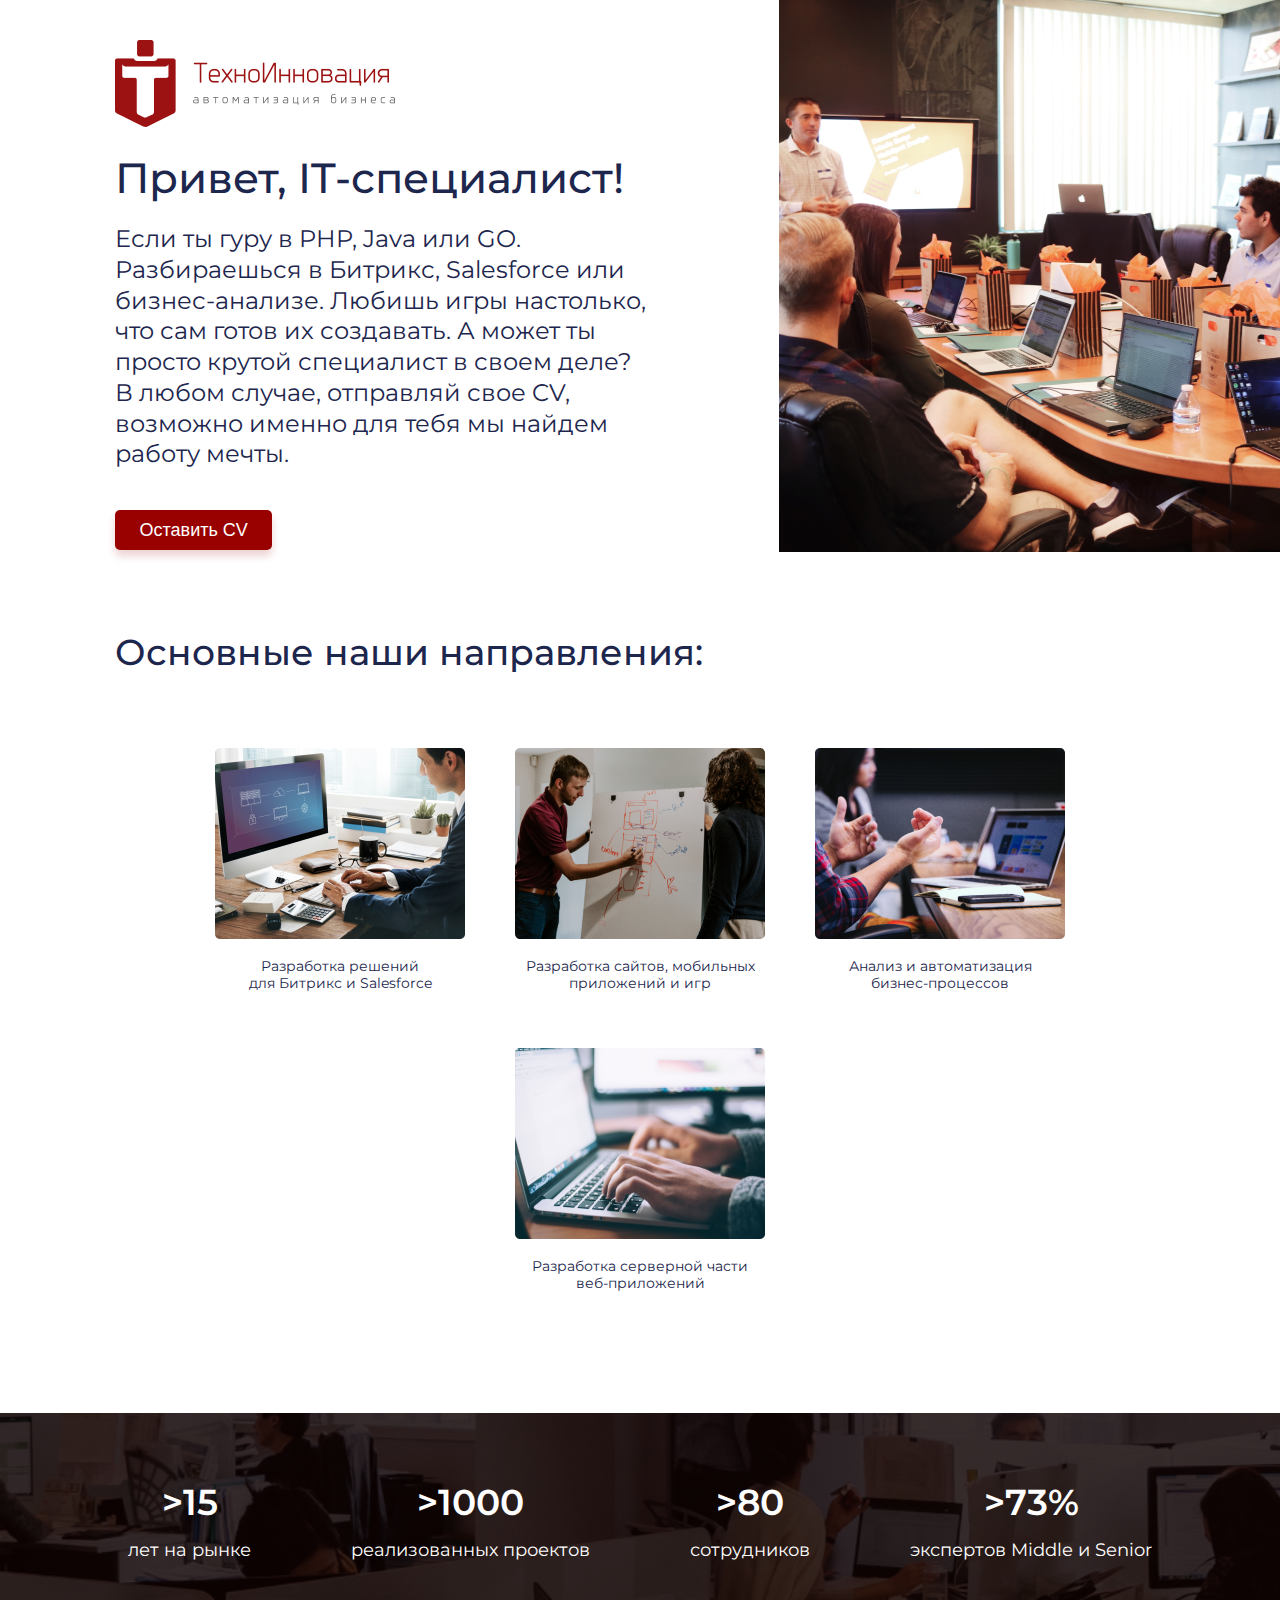
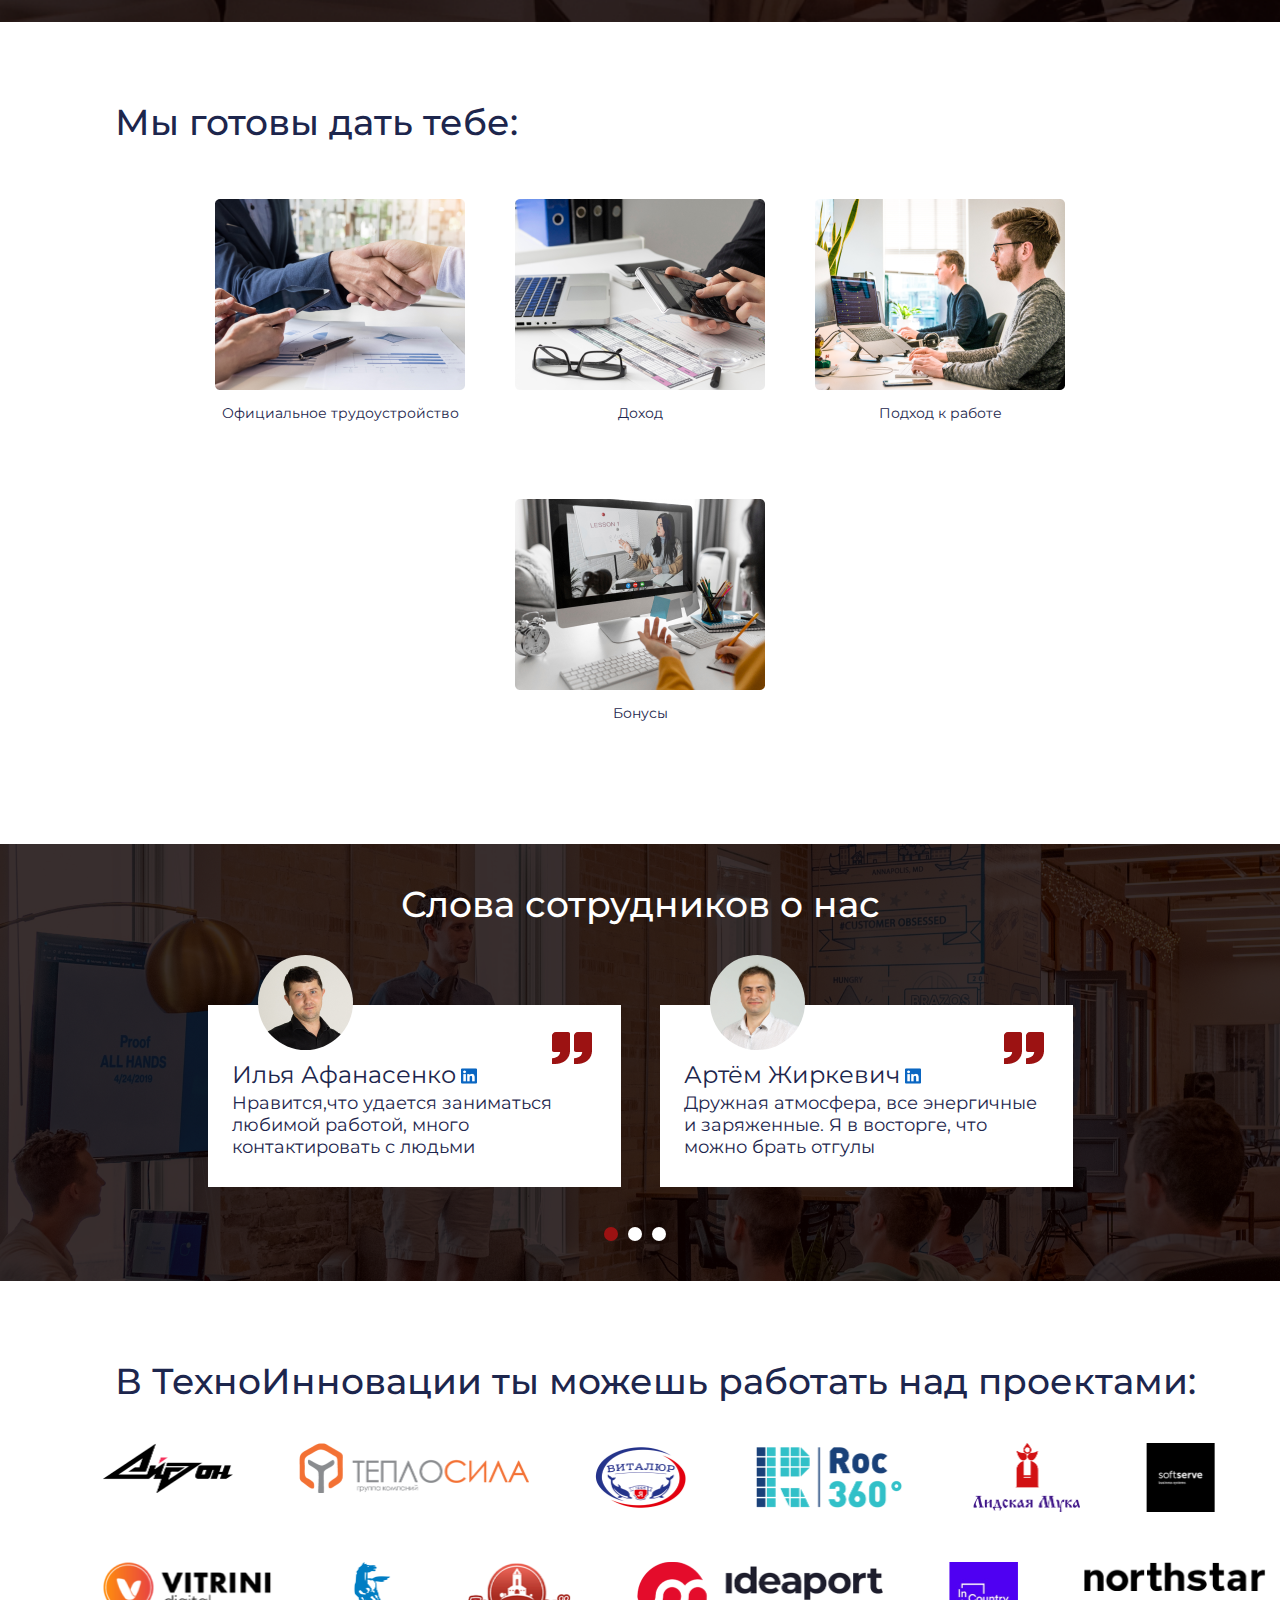
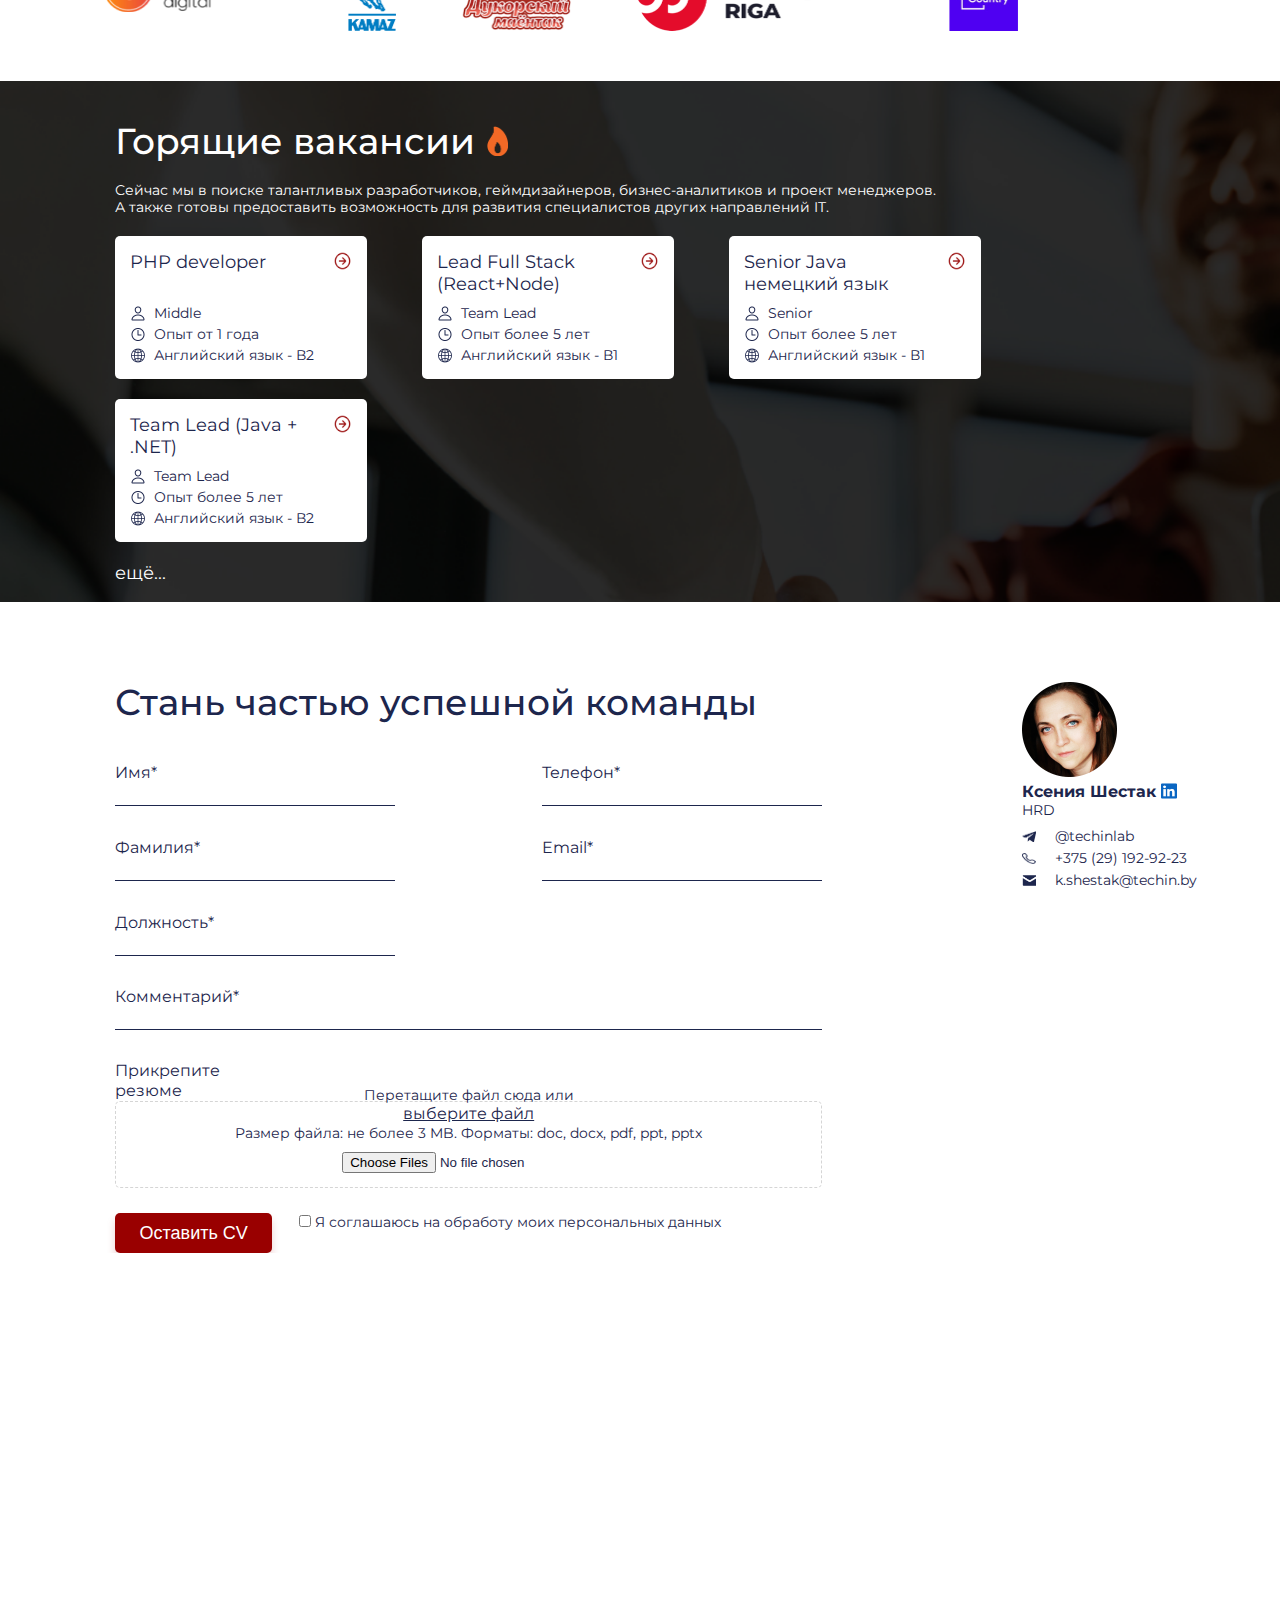
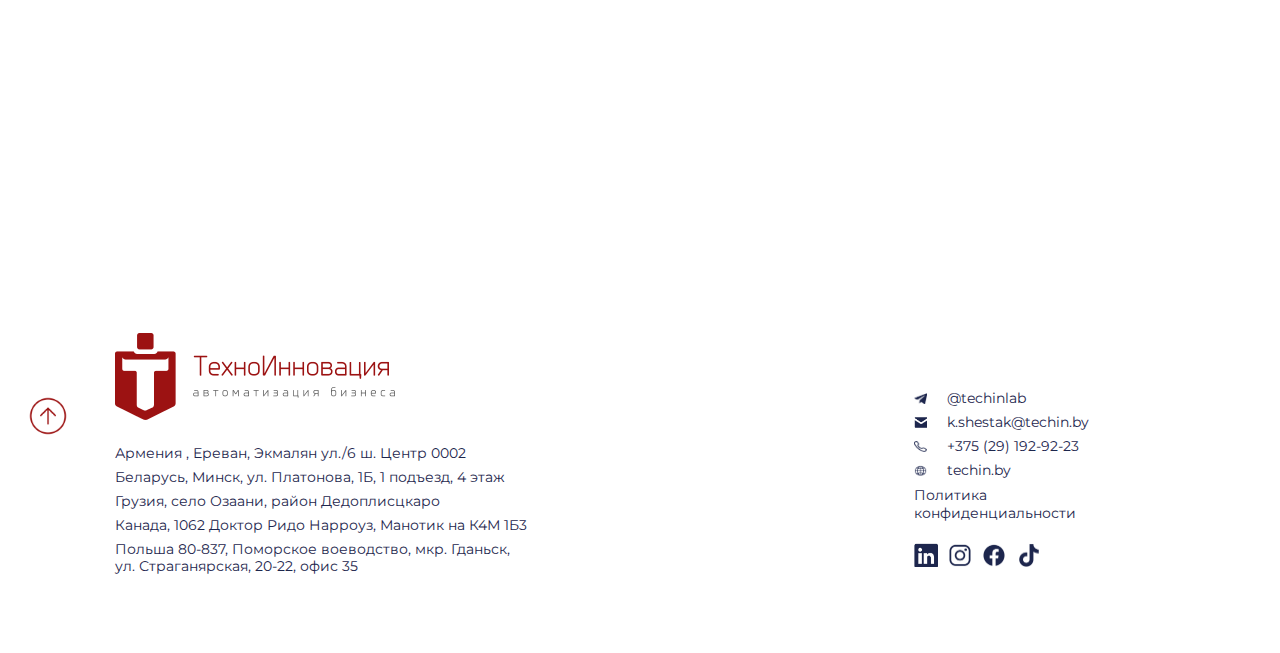
<file: index.html>
<!DOCTYPE html>
<html lang="ru">
<head>

    <meta charset="UTF-8">
    <meta name="viewport" content="width=device-width, initial-scale=1.0">
    <link rel="stylesheet" href="style.css">
    <title>Job</title>
</head>
<body>
        <div class="wrapper">
            <div class="first-block" id="first">
                <div class="logo-welcome">
                    <img src="img/logo1.png" alt="logo">
                    <div class="logo-text">
                        <h1>Привет, IT-специалист!</h1>
                        <p>Если ты гуру в PHP, Java или GO.
                            Разбираешься в Битрикс, Salesforce или бизнес-анализе.
                            Любишь игры настолько, что сам готов их создавать.
                            А может ты просто крутой специалист в своем деле?
                            В любом случае, отправляй свое CV, возможно именно для тебя мы найдем работу мечты.
                        </p>
                        <a href="#form">
                            <button type="button" class="send-cv">
                                <span>Оставить CV</span>
                            </button>
                        </a>
                    </div>
                </div>
                <div class="first-img">
                </div>
            </div>
            <div class="directions">
                <h2>Основные наши направления:</h2>
                <div class="directory-list" id="dl">
                    <div class="directory-list-1">
                        <img src="img/direc1.png" alt="1">
                        <p>Разработка решений
                            для Битрикс и Salesforce</p>
                    </div>
                    <div class="directory-list-2">
                        <img src="img/direc2.png" alt="2">
                        <p>Разработка сайтов, мобильных приложений и игр</p>
                    </div>
                    <div class="directory-list-3">
                        <img src="img/direc3.png" alt="3">
                        <p>Анализ и автоматизация
                            бизнес-процессов</p>
                    </div>
                    <div class="directory-list-4">
                        <img src="img/direc4.png" alt="4">
                        <p>Разработка серверной части
                            веб-приложений</p>
                    </div>
                </div>
            </div>
            <div class="benefits">
                <div class="benefits-p">
                    <p>>15
                        <span>лет на рынке</span>
                    </p>
                    <p>>1000
                        <span>реализованных проектов</span>
                    </p>
                    <p>>80
                        <span>сотрудников</span>
                    </p>
                    <p>>73%
                        <span>экспертов Middle и Senior</span>
                    </p>
                </div>
            </div>
            <div class="give-you">
                <h2>Мы готовы дать тебе:</h2>
                <div class="give-list">
                    <div class="give-list-1" id="g1">
                        <img src="img/give1.png" alt="1" id="g1g">
                        <img src="img/give1_2.png" alt="1" id="g1g_2">
                        <p>Официальное трудоустройство

                            Официальное трудоустройство по ТК Беларуси, Грузии,
                            Армении, Польши</p>
                    </div>
                    <div class="give-list-2" id="g2">
                        <img src="img/give2.png" alt="2" id="g2g">
                        <img src="img/give2_2.png" alt="1" id="g2g_2">
                        <p>Доход</p>
                        <span id="g2span">Конкурентный уровень заработной
                            платы по результатам собеседования,
                            индексация по результатам
                            Performance Review 2 раза в год</span>
                    </div>
                    <div class="give-list-3" id="g3">
                        <img src="img/give3.png" alt="3" id="g3g">
                        <img src="img/give3_2.png" alt="1" id="g3g_2">
                        <p>Подход к работе</p>
                        <span id="g3span">Постоянное развитие
                        и обмен опытом внутри команды</span>
                    </div>
                    <div class="give-list-4" id="g4">
                        <img src="img/give4.png" alt="4" id="g4g">
                        <img src="img/give4_2.png" alt="1" id="g4g_2">
                        <p>Бонусы</p>
                        <span id="g4span">Компенсация занятий курсов,
                        6 sick days в год без справок.
                        Индивидуальные занятия
                        с репетитором
                        по английскому языку</span>
                    </div>
                </div>
            </div>
            <div class="word-staff">
                <div class="word-text">
                    <h2>Слова сотрудников о нас</h2>
                </div>
                <div class="feed-all" id="feed">
                    <div class="feed-block-1" id="feed1">
                        <div class="feed-1" id="f1">
                            <div class="human-1">
                                <img src="img/ilya.png" alt="ilya">
                            </div>
                            <div class="marks">
                                <img src="img/marks.png" alt="marks">
                            </div>
                            <div class="feed-name-1">
                                <h3>Илья Афанасенко</h3>
                                <img src="img/in.png" alt="in">
                            </div>
                            <p>Нравится,что удается заниматься
                                любимой работой, много
                                контактировать с людьми</p>
                        </div>
                        <div class="feed-2" id="f2">
                            <div class="human-2">
                                <img src="img/artem.png" alt="artem">
                            </div>
                            <div class="marks">
                                <img src="img/marks.png" alt="marks">
                            </div>
                            <div class="feed-name-2">
                                <h3>Артём Жиркевич</h3>
                                <img src="img/in.png" alt="in">
                            </div>
                            <p>Дружная атмосфера, все энергичные
                                и заряженные. Я в восторге, что
                                можно брать отгулы</p>
                        </div>
                    </div>

                    <div class="feed-block-2" id="feed2">
                        <div class="feed-1" id="f3">
                            <div class="human-1">
                                <img src="img/koz.png" alt="kozel">
                            </div>
                            <div class="marks">
                                <img src="img/marks.png" alt="marks">
                            </div>
                            <div class="feed-name-1">
                                <h3>Вадим Козел</h3>
                                <img src="img/in.png" alt="in">
                            </div>
                            <p>Считаю, что у нас сильная команда,
                                в которой навыки одних людей дополняют навыки других</p>
                        </div>
                        <div class="feed-2" id="f4">
                            <div class="human-2">
                                <img src="img/baz.png" alt="artem">
                            </div>
                            <div class="marks">
                                <img src="img/marks.png" alt="marks">
                            </div>
                            <div class="feed-name-2">
                                <h3>Сергей Базылевич</h3>
                                <img src="img/in.png" alt="in">
                            </div>
                            <p>Работают классные ребята, готовы помочь с любым вопросом</p>
                        </div>
                    </div>

                    <div class="feed-block-3" id="feed3">
                        <div class="feed-1" id="f5">
                            <div class="human-1">
                                <img src="img/zhd.png" alt="ilya">
                            </div>
                            <div class="marks">
                                <img src="img/marks.png" alt="marks">
                            </div>
                            <div class="feed-name-1">
                                <h3>Евгений Жданов</h3>
                                <img src="img/in.png" alt="in">
                            </div>
                            <p>Работа здесь -  это уровень и ориентир, как должны организованы рабочие процессы внутри компании</p>
                        </div>
                        <div class="feed-2">
                            <div class="human-2" id="f6">
                                <img src="img/volod.png" alt="artem">
                            </div>
                            <div class="marks">
                                <img src="img/marks.png" alt="marks">
                            </div>
                            <div class="feed-name-2">
                                <h3>Полина Володина</h3>
                                <img src="img/in.png" alt="in">
                            </div>
                            <p>Интересные задачи и нестандартные рабочие ситуации, с которыми  сталкиваюсь, способствуют развитию</p>
                        </div>
                    </div>

                </div>
                <div class="dots" id="dots">
                    <span class="dot" id="dot1"></span>
                    <span class="dot" id="dot2"></span>
                    <span class="dot" id="dot3"></span>
                </div>


            </div>
            <div class="projects">
                <h2>В ТехноИнновации ты можешь работать над проектами:</h2>
                <div class="projects-list-all">
                    <div class="projects-list">
                        <img src="img/p1.png" alt="p1">
                        <img src="img/p2.png" alt="p2">
                        <img src="img/p3.png" alt="p3">
                        <img src="img/p4.png" alt="p4">
                        <img src="img/p5.png" alt="p5">
                        <img src="img/p6.png" alt="p6">
                        <img src="img/p7.png" alt="p7">
                    </div>
                    <div class="projects-list-2">
                        <img src="img/p21.png" alt="p1">
                        <img src="img/p22.png" alt="p2">
                        <img src="img/p23.png" alt="p3">
                        <img src="img/p24.png" alt="p4">
                        <img src="img/p25.png" alt="p5">
                        <img class="p-list-img6" src="img/p26.png" alt="p6">
                        <img src="img/p27.png" alt="p7">
                    </div>
                </div>
            </div>
            <div class="hot-job">
                <div class="job-text">
                    <div class="job-text-h2">
                        <h2>Горящие вакансии</h2>
                        <img src="img/fire.png" alt="fire">
                    </div>
                    <p class="hot-job-p">Сейчас мы в поиске талантливых разработчиков, геймдизайнеров, бизнес-аналитиков и проект менеджеров.
                        А также готовы предоставить возможность для развития специалистов других направлений IT.</p>
                </div>
                <div class="job-card-all">
                    <div class="job-card-1">
                        <div class="job-card-h">
                            <h3>PHP developer</h3>
                            <a href="index-card.html">
                                <img class="job-card-img" src="img/arrow.png" alt="arrow">
                            </a>
                        </div>
                        <div class="job-card-description-1">
                            <div class="job-card-description-exp-1">
                                <img src="img/person.png" alt="person">
                                <p>Middle</p>
                            </div>
                            <div class="job-card-description-exp-1">
                                <img src="img/time.png" alt="time">
                                <p>Опыт от 1 года</p>
                            </div>
                            <div class="job-card-description-exp-1">
                                <img src="img/globe.png" alt="globe">
                                <p>Английский язык - В2</p>
                            </div>
                        </div>
                    </div>

                    <div class="job-card-1">
                        <div class="job-card-h">
                            <h3>Lead Full Stack (React+Node)</h3>
                            <a href="index-card.html">
                                <img class="job-card-img" src="img/arrow.png" alt="arrow">
                            </a>
                        </div>
                        <div class="job-card-description-1">
                            <div class="job-card-description-exp-1">
                                <img src="img/person.png" alt="person">
                                <p>Team Lead</p>
                            </div>
                            <div class="job-card-description-exp-1">
                                <img src="img/time.png" alt="time">
                                <p>Опыт более 5 лет</p>
                            </div>
                            <div class="job-card-description-exp-1">
                                <img src="img/globe.png" alt="globe">
                                <p>Английский язык - В1</p>
                            </div>
                        </div>
                    </div>


                    <div class="job-card-1">
                        <div class="job-card-h">
                            <h3>Senior Java
                                немецкий язык</h3>
                            <a href="index-card.html">
                                <img class="job-card-img" src="img/arrow.png" alt="arrow">
                            </a>
                        </div>
                        <div class="job-card-description-1">
                            <div class="job-card-description-exp-1">
                                <img src="img/person.png" alt="person">
                                <p>Senior</p>
                            </div>
                            <div class="job-card-description-exp-1">
                                <img src="img/time.png" alt="time">
                                <p>Опыт более 5 лет</p>
                            </div>
                            <div class="job-card-description-exp-1">
                                <img src="img/globe.png" alt="globe">
                                <p>Английский язык - В1</p>
                            </div>
                        </div>
                    </div>


                    <div class="job-card-1">
                        <div class="job-card-h">
                            <h3>Team Lead
                                (Java + .NET)</h3>
                            <a href="index-card.html">
                                <img class="job-card-img" src="img/arrow.png" alt="arrow">
                            </a>
                        </div>
                        <div class="job-card-description-1">
                            <div class="job-card-description-exp-1">
                                <img src="img/person.png" alt="person">
                                <p>Team Lead</p>
                            </div>
                            <div class="job-card-description-exp-1">
                                <img src="img/time.png" alt="time">
                                <p>Опыт более 5 лет</p>
                            </div>
                            <div class="job-card-description-exp-1">
                                <img src="img/globe.png" alt="globe">
                                <p>Английский язык - В2</p>
                            </div>
                        </div>
                    </div>
                <div class="box-group" id="box-group">
                    <div class="job-card-1">
                        <div class="job-card-h">
                            <h3>Scala</h3>
                            <a href="index-card.html">
                                <img class="job-card-img" src="img/arrow.png" alt="arrow">
                            </a>
                        </div>
                        <div class="job-card-description-1">
                            <div class="job-card-description-exp-1">
                                <img src="img/person.png" alt="person">
                                <p>Middle</p>
                            </div>
                            <div class="job-card-description-exp-1">
                                <img src="img/time.png" alt="time">
                                <p>Опыт более 3 лет</p>
                            </div>
                            <div class="job-card-description-exp-1">
                                <img src="img/globe.png" alt="globe">
                                <p>Английский язык - В2</p>
                            </div>
                        </div>
                    </div>

                    <div class="job-card-1">
                        <div class="job-card-h">
                            <h3>С++ со знанием RUST и Java</h3>
                            <a href="index-card.html">
                                <img class="job-card-img" src="img/arrow.png" alt="arrow">
                            </a>
                        </div>
                        <div class="job-card-description-1">
                            <div class="job-card-description-exp-1">
                                <img src="img/person.png" alt="person">
                                <p>Senior</p>
                            </div>
                            <div class="job-card-description-exp-1">
                                <img src="img/time.png" alt="time">
                                <p>Опыт более 5 лет</p>
                            </div>
                            <div class="job-card-description-exp-1">
                                <img src="img/globe.png" alt="globe">
                                <p>Английский язык - В1</p>
                            </div>
                        </div>
                    </div>

                    <div class="job-card-1">
                        <div class="job-card-h">
                            <h3>Flutter TeamLead </h3>
                            <a href="index-card.html">
                                <img class="job-card-img" src="img/arrow.png" alt="arrow">
                            </a>
                        </div>
                        <div class="job-card-description-1">
                            <div class="job-card-description-exp-1">
                                <img src="img/person.png" alt="person">
                                <p>Middle</p>
                            </div>
                            <div class="job-card-description-exp-1">
                                <img src="img/time.png" alt="time">
                                <p>Опыт более 5 лет</p>
                            </div>
                            <div class="job-card-description-exp-1">
                                <img src="img/globe.png" alt="globe">
                                <p>Английский язык - A1</p>
                            </div>
                        </div>
                    </div>

                    <div class="job-card-1">
                        <div class="job-card-h">
                            <h3>Salesforce developer</h3>
                            <a href="index-card.html">
                                <img class="job-card-img" src="img/arrow.png" alt="arrow">
                            </a>
                        </div>
                        <div class="job-card-description-1">
                            <div class="job-card-description-exp-1">
                                <img src="img/person.png" alt="person">
                                <p>Senior</p>
                            </div>
                            <div class="job-card-description-exp-1">
                                <img src="img/time.png" alt="time">
                                <p>Опыт более 3 лет</p>
                            </div>
                            <div class="job-card-description-exp-1">
                                <img src="img/globe.png" alt="globe">
                                <p>Английский язык - В2</p>
                            </div>
                        </div>
                    </div>

                    <div class="job-card-1">
                        <div class="job-card-h">
                            <h3>Golang Developer</h3>
                            <a href="index-card.html">
                                <img class="job-card-img" src="img/arrow.png" alt="arrow">
                            </a>
                        </div>
                        <div class="job-card-description-1">
                            <div class="job-card-description-exp-1">
                                <img src="img/person.png" alt="person">
                                <p>Middle</p>
                            </div>
                            <div class="job-card-description-exp-1">
                                <img src="img/time.png" alt="time">
                                <p>Опыт от 3 лет</p>
                            </div>
                            <div class="job-card-description-exp-1">
                                <img src="img/globe.png" alt="globe">
                                <p>Английский язык - В2</p>
                            </div>
                        </div>
                    </div>

                    <div class="job-card-1">
                        <div class="job-card-h">
                            <h3>Sales manager</h3>
                            <a href="index-card.html">
                                <img class="job-card-img" src="img/arrow.png" alt="arrow">
                            </a>
                        </div>
                        <div class="job-card-description-1">
                            <div class="job-card-description-exp-1">
                                <img src="img/person.png" alt="person">
                                <p>Middle</p>
                            </div>
                            <div class="job-card-description-exp-1">
                                <img src="img/time.png" alt="time">
                                <p>Опыт от 1 года</p>
                            </div>
                            <div class="job-card-description-exp-1">
                                <img src="img/globe.png" alt="globe">
                                <p>Английский язык - C1</p>
                            </div>
                        </div>
                    </div>

                    <div class="job-card-1">
                        <div class="job-card-h">
                            <h3>Umbraco</h3>
                            <a href="index-card.html">
                                <img class="job-card-img" src="img/arrow.png" alt="arrow">
                            </a>
                        </div>
                        <div class="job-card-description-1">
                            <div class="job-card-description-exp-1">
                                <img src="img/person.png" alt="person">
                                <p>Middle</p>
                            </div>
                            <div class="job-card-description-exp-1">
                                <img src="img/time.png" alt="time">
                                <p>Опыт более 5 лет</p>
                            </div>
                            <div class="job-card-description-exp-1">
                                <img src="img/globe.png" alt="globe">
                                <p>Английский язык - В2</p>
                            </div>
                        </div>
                    </div>

                    <div class="job-card-1">
                        <div class="job-card-h">
                            <h3>Unity Developer (GameDev)</h3>
                            <a href="index-card.html">
                                <img class="job-card-img" src="img/arrow.png" alt="arrow">
                            </a>
                        </div>
                        <div class="job-card-description-1">
                            <div class="job-card-description-exp-1">
                                <img src="img/person.png" alt="person">
                                <p>Junior</p>
                            </div>
                            <div class="job-card-description-exp-1">
                                <img src="img/time.png" alt="time">
                                <p>Опыт от 1 года</p>
                            </div>
                            <div class="job-card-description-exp-1">
                                <img src="img/globe.png" alt="globe">
                                <p>Английский язык - В1</p>
                            </div>
                        </div>
                    </div>
                  </div>
                </div>
                <div class="more" id="more">
                    <span>ещё...</span>
                </div>
            </div>

            <div class="form" id="block">
                <div class="form-block-1">
                    <h2>Стань частью успешной команды</h2>
                    <form action="#" id="form" name="form">
                        <div class="form-list-1">
                            <div class="input-box">
                                <span>Имя*</span>
                                <input type="text"
                                       name="name"
                                       data-reg="^[а-яА-ЯёЁa-zA-Z]+$"
                                       required/>
                            </div>
                            <div class="input-box">
                                <span>Телефон*</span>
                                <input type="text"
                                       id="phone"
                                       name="phone"
                                       data-reg="^(\+375|80|375|)(29|25|44|33)(\d{3})(\d{2})(\d{2})$"
                                       required/>
                            </div>
                        </div>
                        <div class="form-list-2">
                            <div class="input-box">
                                <span>Фамилия*</span>
                                <input type="text"
                                       name="name"
                                       data-reg="^[а-яА-ЯёЁa-zA-Z]+$"
                                       required/>
                            </div>
                            <div class="input-box">
                                <span>Email*</span>
                                <input type="text"
                                       id="email"
                                       name="email"
                                       data-reg="^[-\w.]+@([A-z0-9][-A-z0-9]+\.)+[A-z]{2,4}$"
                                       required/>
                            </div>
                        </div>
                        <div class="input-box">
                            <span >Должность*</span>
                            <input type="text"
                                   id="name"
                                   name="name"
                                   data-reg="^[а-яА-ЯёЁa-zA-Z]+$"
                                   required/>
                        </div>
                        <div class="input-box">
                            <span>Комментарий*</span>
                            <input type="text"
                                   name="text"
                                   data-reg=""
                                   required/>
                        </div>

                        <p>Прикрепите резюме</p>


                        <div class="drag-drop" id="drop-area">
                            <form method="post" enctype="multipart/form-data">
                                <label for="file">            Перетащите файл сюда
                или <span>выберите файл</span>
        Размер файла: не более 3 MB.
        Форматы: doc, docx, pdf, ppt, pptx</label>
                                <input type="file" name="myFile" id="file" multiple>
                            </form>
                            <p></p>
                        </div>
                        <div class="button-data">
                            <div class="input-button">
                                <input type="submit"
                                       id="button"
                                       name="button"
                                       value="Оставить CV"
                                       required
                                />
                            </div>
                            <div class="personal-data">
                                <label>
                                    <input type="checkbox" required>
                                </label>
                                <span>Я соглашаюсь на обработу моих персональных данных</span>
                            </div>
                        </div>
                </form>

            </div>
                <div class="form-block-2">
                    <div class="form-hr-block">
                        <div class="hr-info">
                            <div class="hr-photo">
                                <img src="img/hr.png" alt="hr">
                            </div>
                            <div class="hr-name">
                                <h3>Ксения Шестак</h3>
                                <img class="hr-in" src="img/in.png" alt="in">
                            </div>
                            <p class="hrd-closed">HRD</p>
                            <p class="hrd-open">Начальник подбора персонала</p>
                        </div>
                        <div class="hr-contacts">
                            <div class="hr-contacts-block">
                                <img src="img/tg.png" alt="tg">
                                <p>@techinlab
                                </p>
                            </div>
                            <div class="hr-contacts-block">
                                <img src="img/call.png" alt="call">
                                <p>+375 (29) 192-92-23
                                </p>
                            </div>
                            <div class="hr-contacts-block">
                                <img src="img/mess.png" alt="mess">
                                <p>k.shestak@techin.by</p>
                            </div>
                        </div>
                    </div>
                </div>
        </div>
            <div class="add-sv" id="sv">
                <div class="add-sv-block">
                    <img src="img/mail-outline.png" alt="mail">
                    <p>Спасибо, CV добавлено!</p>
                </div>
            </div>
            <div class="map">
                <iframe src="https://www.google.com/maps/d/embed?mid=139dkVx53Yc605_osfxzDfATNDvuizrQ&ehbc=2E312F" width="100%" height="480"></iframe>
            </div>
            <div class="footer">
                <div class="logo-contacts-all">
                    <a href="#first">
                        <img src="img/arrow-down-circle-outline.png" alt="arrow">
                    </a>
                    <div class="logo-contacts">
                        <img src="img/logo1.png" alt="logo">
                        <div class="footer-contacts-1">
                                <p>Армения , Ереван, Экмалян ул./6 ш. Центр 0002</p>
                                <p>Беларусь, Минск, ул. Платонова, 1Б, 1 подъезд, 4 этаж</p>
                                <p>Грузия, село Озаани, район Дедоплисцкаро</p>
                                <p>Канада, 1062 Доктор Ридо Нарроуз, Манотик на К4М 1Б3</p>
                                <p>Польша 80-837, Поморское воеводство, мкр. Гданьск,
                                    ул. Страганярская, 20-22, офис 35
                                </p>
                        </div>
                    </div>
                    <div class="footer-contacts-2">
                        <div class="footer-contacts">
                            <div class="footer-contacts-block">
                                <img src="img/tg.png" alt="tg">
                                <p>@techinlab</p>
                            </div>
                            <div class="footer-contacts-block">
                                <img src="img/mess.png" alt="mess">
                                <p>k.shestak@techin.by</p>
                            </div>
                            <div class="footer-contacts-block">
                                <img src="img/call.png" alt="call">
                                <p>+375 (29) 192-92-23
                                </p>
                            </div>
                            <div class="footer-contacts-block">
                                <img src="img/globe.png" alt="globe">
                                <p>techin.by
                                </p>
                            </div>
                        </div>
                        <div class="p-politic">
                            Политика конфиденциальности
                        </div>
                        <div class="media-logo">
                            <a href="#">
                                <img src="img/inblack.png" alt="in">
                            </a>
                            <a href="#">
                                <img src="img/inst.png" alt="inst">
                            </a>
                            <a href="#">
                                <img src="img/face.png" alt="face">
                            </a>
                            <a href="#">
                                <img src="img/tt.png" alt="tt">
                            </a>
                        </div>

                    </div>
                </div>
            </div>
        </div>
</body>
<script src="js.js"></script>
</html>
</file>
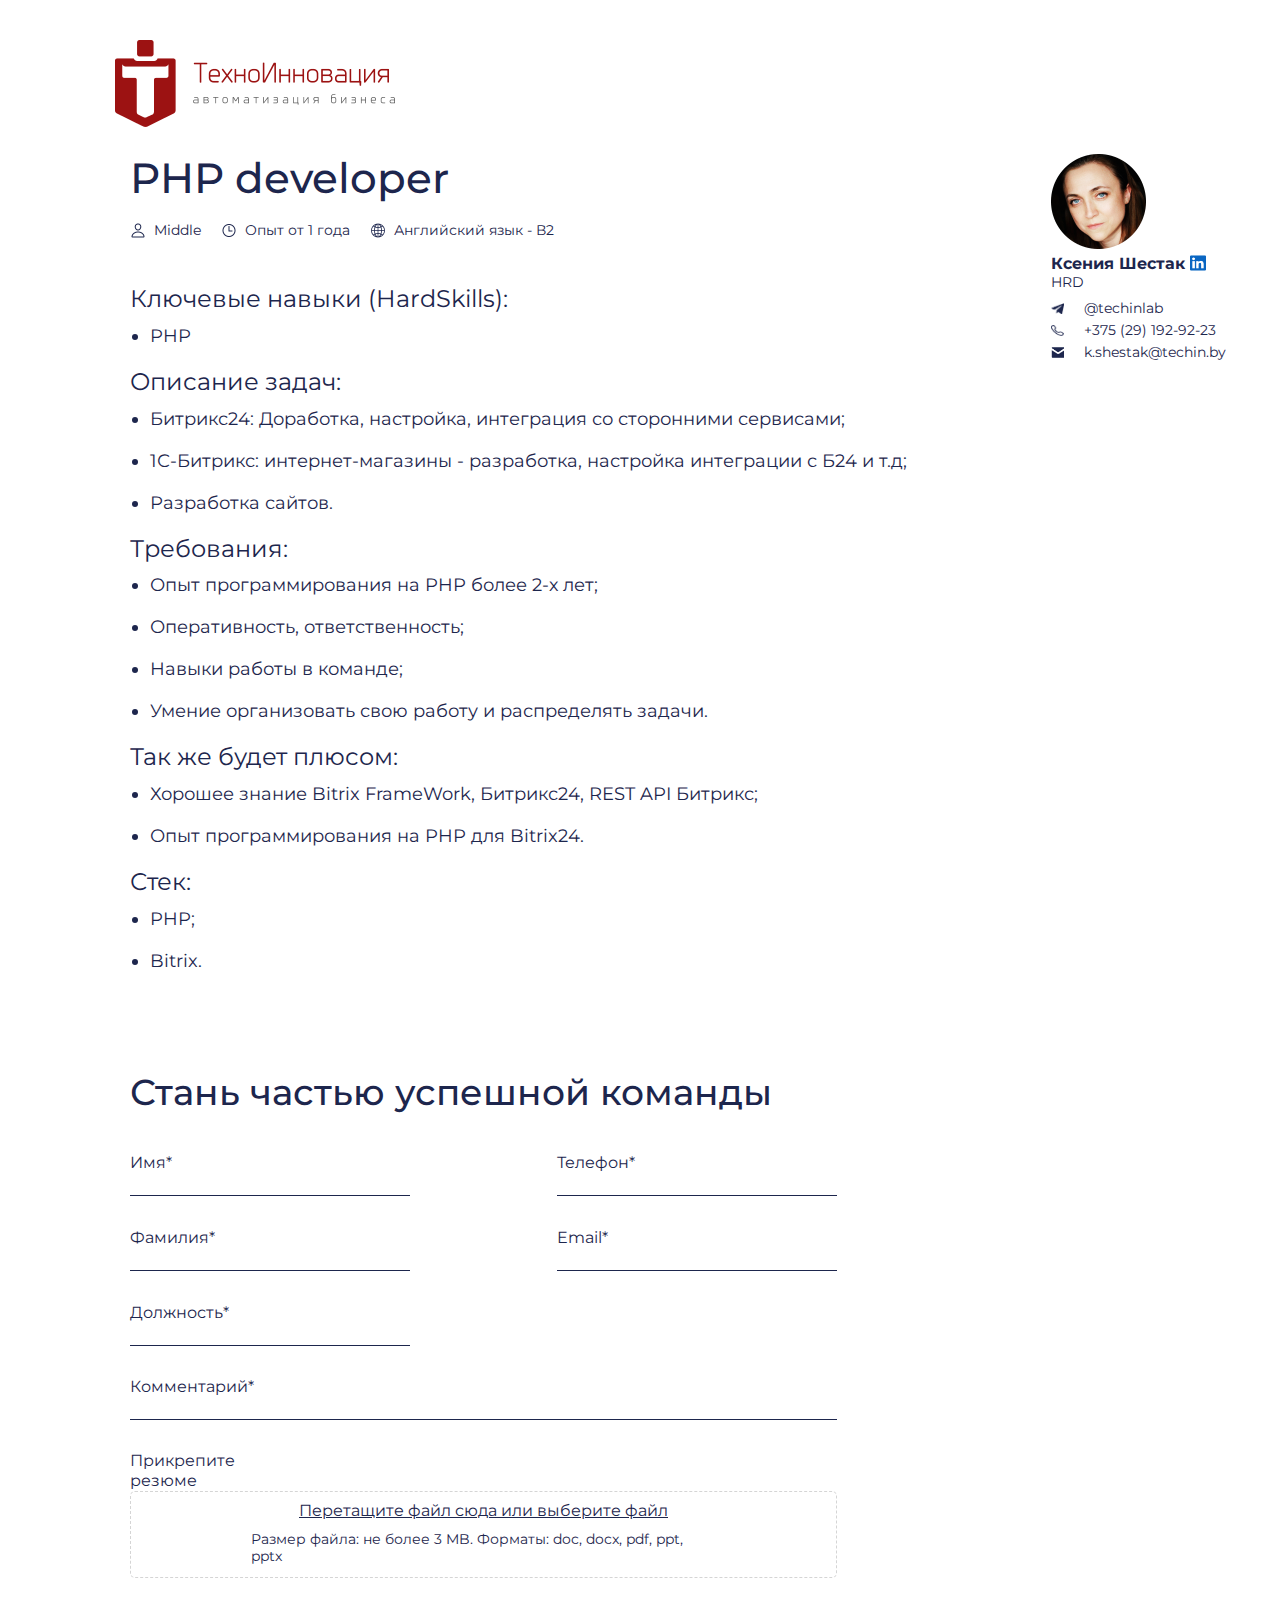
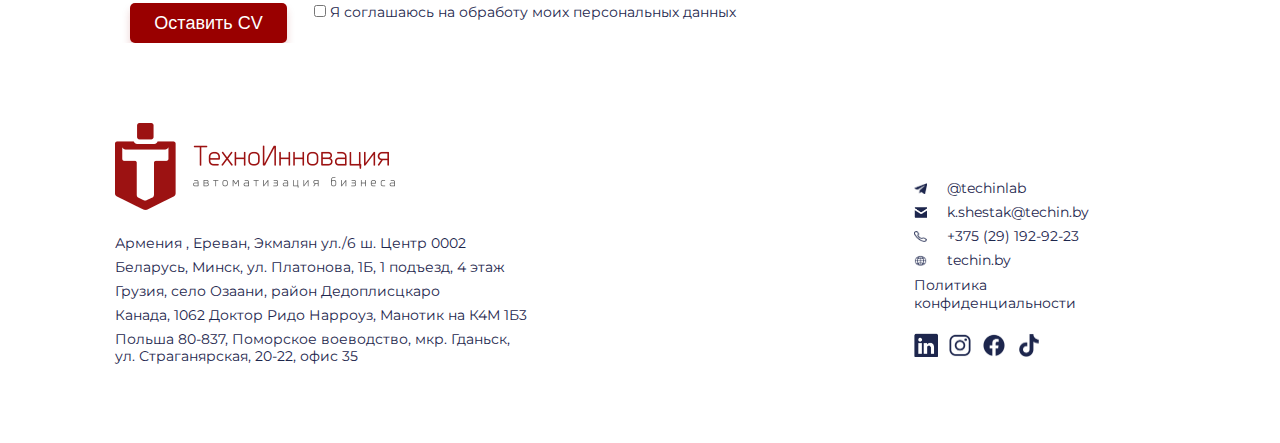
<file: index-card.html>
<!DOCTYPE html>
<html lang="ru">
<head>
    <meta charset="UTF-8">
    <meta name="viewport" content="width=device-width, initial-scale=1.0">
    <link rel="stylesheet" href="style.css">
    <link rel="stylesheet" href="style-card.css">
    <title>Job</title>
</head>
<body ontouchmove='swipe(event)'>
        <div class="logo-welcome">
            <img src="img/logo1.png" alt="logo">
        </div>
        <div class="hot-job">
            <div class="job-text-h2">
                <h2>Горящие вакансии</h2>
                <img src="img/fire.png" alt="fire">
            </div>
            <p class="hot-job-p">Сейчас мы в поиске талантливых разработчиков, геймдизайнеров, бизнес-аналитиков и проект менеджеров.
                А также готовы предоставить возможность для развития специалистов других направлений IT.</p>
            <div class="job-card-all">
                <div class="job-card-1">
                    <div class="job-card-h">
                        <h3>PHP developer</h3>
                        <a href="index-card.html">
                            <img class="job-card-img" src="img/arrow.png" alt="arrow">
                        </a>
                    </div>
                    <div class="job-card-description-1">
                        <div class="job-card-description-exp-1">
                            <img src="img/person.png" alt="person">
                            <p>Middle</p>
                        </div>
                        <div class="job-card-description-exp-1">
                            <img src="img/time.png" alt="time">
                            <p>Опыт от 1 года</p>
                        </div>
                        <div class="job-card-description-exp-1">
                            <img src="img/globe.png" alt="globe">
                            <p>Английский язык - В2</p>
                        </div>
                    </div>
                </div>

                <div class="job-card-1">
                    <div class="job-card-h">
                        <h3>Lead Full Stack (React+Node)</h3>
                        <a href="index-card.html">
                            <img class="job-card-img" src="img/arrow.png" alt="arrow">
                        </a>
                    </div>
                    <div class="job-card-description-1">
                        <div class="job-card-description-exp-1">
                            <img src="img/person.png" alt="person">
                            <p>Team Lead</p>
                        </div>
                        <div class="job-card-description-exp-1">
                            <img src="img/time.png" alt="time">
                            <p>Опыт более 5 лет</p>
                        </div>
                        <div class="job-card-description-exp-1">
                            <img src="img/globe.png" alt="globe">
                            <p>Английский язык - В1</p>
                        </div>
                    </div>
                </div>


                <div class="job-card-1">
                    <div class="job-card-h">
                        <h3>Senior Java
                            немецкий язык</h3>
                        <a href="index-card.html">
                            <img class="job-card-img" src="img/arrow.png" alt="arrow">
                        </a>
                    </div>
                    <div class="job-card-description-1">
                        <div class="job-card-description-exp-1">
                            <img src="img/person.png" alt="person">
                            <p>Senior</p>
                        </div>
                        <div class="job-card-description-exp-1">
                            <img src="img/time.png" alt="time">
                            <p>Опыт более 5 лет</p>
                        </div>
                        <div class="job-card-description-exp-1">
                            <img src="img/globe.png" alt="globe">
                            <p>Английский язык - В1</p>
                        </div>
                    </div>
                </div>


                <div class="job-card-1">
                    <div class="job-card-h">
                        <h3>Team Lead
                            (Java + .NET)</h3>
                        <a href="index-card.html">
                            <img class="job-card-img" src="img/arrow.png" alt="arrow">
                        </a>
                    </div>
                    <div class="job-card-description-1">
                        <div class="job-card-description-exp-1">
                            <img src="img/person.png" alt="person">
                            <p>Team Lead</p>
                        </div>
                        <div class="job-card-description-exp-1">
                            <img src="img/time.png" alt="time">
                            <p>Опыт более 5 лет</p>
                        </div>
                        <div class="job-card-description-exp-1">
                            <img src="img/globe.png" alt="globe">
                            <p>Английский язык - В2</p>
                        </div>
                    </div>
                </div>
                <div class="box-group" id="box-group">
                    <div class="job-card-1">
                        <div class="job-card-h">
                            <h3>Scala</h3>
                            <a href="index-card.html">
                                <img class="job-card-img" src="img/arrow.png" alt="arrow">
                            </a>
                        </div>
                        <div class="job-card-description-1">
                            <div class="job-card-description-exp-1">
                                <img src="img/person.png" alt="person">
                                <p>Middle</p>
                            </div>
                            <div class="job-card-description-exp-1">
                                <img src="img/time.png" alt="time">
                                <p>Опыт более 3 лет</p>
                            </div>
                            <div class="job-card-description-exp-1">
                                <img src="img/globe.png" alt="globe">
                                <p>Английский язык - В2</p>
                            </div>
                        </div>
                    </div>

                    <div class="job-card-1">
                        <div class="job-card-h">
                            <h3>С++ со знанием RUST и Java</h3>
                            <a href="index-card.html">
                                <img class="job-card-img" src="img/arrow.png" alt="arrow">
                            </a>
                        </div>
                        <div class="job-card-description-1">
                            <div class="job-card-description-exp-1">
                                <img src="img/person.png" alt="person">
                                <p>Senior</p>
                            </div>
                            <div class="job-card-description-exp-1">
                                <img src="img/time.png" alt="time">
                                <p>Опыт более 5 лет</p>
                            </div>
                            <div class="job-card-description-exp-1">
                                <img src="img/globe.png" alt="globe">
                                <p>Английский язык - В1</p>
                            </div>
                        </div>
                    </div>

                    <div class="job-card-1">
                        <div class="job-card-h">
                            <h3>Flutter TeamLead </h3>
                            <a href="index-card.html">
                                <img class="job-card-img" src="img/arrow.png" alt="arrow">
                            </a>
                        </div>
                        <div class="job-card-description-1">
                            <div class="job-card-description-exp-1">
                                <img src="img/person.png" alt="person">
                                <p>Middle</p>
                            </div>
                            <div class="job-card-description-exp-1">
                                <img src="img/time.png" alt="time">
                                <p>Опыт более 5 лет</p>
                            </div>
                            <div class="job-card-description-exp-1">
                                <img src="img/globe.png" alt="globe">
                                <p>Английский язык - A1</p>
                            </div>
                        </div>
                    </div>

                    <div class="job-card-1">
                        <div class="job-card-h">
                            <h3>Salesforce developer</h3>
                            <a href="index-card.html">
                                <img class="job-card-img" src="img/arrow.png" alt="arrow">
                            </a>
                        </div>
                        <div class="job-card-description-1">
                            <div class="job-card-description-exp-1">
                                <img src="img/person.png" alt="person">
                                <p>Senior</p>
                            </div>
                            <div class="job-card-description-exp-1">
                                <img src="img/time.png" alt="time">
                                <p>Опыт более 3 лет</p>
                            </div>
                            <div class="job-card-description-exp-1">
                                <img src="img/globe.png" alt="globe">
                                <p>Английский язык - В2</p>
                            </div>
                        </div>
                    </div>

                    <div class="job-card-1">
                        <div class="job-card-h">
                            <h3>Golang Developer</h3>
                            <a href="index-card.html">
                                <img class="job-card-img" src="img/arrow.png" alt="arrow">
                            </a>
                        </div>
                        <div class="job-card-description-1">
                            <div class="job-card-description-exp-1">
                                <img src="img/person.png" alt="person">
                                <p>Middle</p>
                            </div>
                            <div class="job-card-description-exp-1">
                                <img src="img/time.png" alt="time">
                                <p>Опыт от 3 лет</p>
                            </div>
                            <div class="job-card-description-exp-1">
                                <img src="img/globe.png" alt="globe">
                                <p>Английский язык - В2</p>
                            </div>
                        </div>
                    </div>

                    <div class="job-card-1">
                        <div class="job-card-h">
                            <h3>Sales manager</h3>
                            <a href="index-card.html">
                                <img class="job-card-img" src="img/arrow.png" alt="arrow">
                            </a>
                        </div>
                        <div class="job-card-description-1">
                            <div class="job-card-description-exp-1">
                                <img src="img/person.png" alt="person">
                                <p>Middle</p>
                            </div>
                            <div class="job-card-description-exp-1">
                                <img src="img/time.png" alt="time">
                                <p>Опыт от 1 года</p>
                            </div>
                            <div class="job-card-description-exp-1">
                                <img src="img/globe.png" alt="globe">
                                <p>Английский язык - C1</p>
                            </div>
                        </div>
                    </div>

                    <div class="job-card-1">
                        <div class="job-card-h">
                            <h3>Umbraco</h3>
                            <a href="index-card.html">
                                <img class="job-card-img" src="img/arrow.png" alt="arrow">
                            </a>
                        </div>
                        <div class="job-card-description-1">
                            <div class="job-card-description-exp-1">
                                <img src="img/person.png" alt="person">
                                <p>Middle</p>
                            </div>
                            <div class="job-card-description-exp-1">
                                <img src="img/time.png" alt="time">
                                <p>Опыт более 5 лет</p>
                            </div>
                            <div class="job-card-description-exp-1">
                                <img src="img/globe.png" alt="globe">
                                <p>Английский язык - В2</p>
                            </div>
                        </div>
                    </div>

                    <div class="job-card-1">
                        <div class="job-card-h">
                            <h3>Unity Developer (GameDev)</h3>
                            <a href="index-card.html">
                                <img class="job-card-img" src="img/arrow.png" alt="arrow">
                            </a>
                        </div>
                        <div class="job-card-description-1">
                            <div class="job-card-description-exp-1">
                                <img src="img/person.png" alt="person">
                                <p>Junior</p>
                            </div>
                            <div class="job-card-description-exp-1">
                                <img src="img/time.png" alt="time">
                                <p>Опыт от 1 года</p>
                            </div>
                            <div class="job-card-description-exp-1">
                                <img src="img/globe.png" alt="globe">
                                <p>Английский язык - В1</p>
                            </div>
                        </div>
                    </div>
                </div>
            </div>
            <div class="more" id="more">
                <span>ещё...</span>
            </div>
        </div>
        <div class="dots" id="dots">
            <span class="dot" id="dot1"></span>
            <span class="dot" id="dot2"></span>
            <span class="dot" id="dot3"></span>
        </div>
        <div class="info-php-hr">
        <div class="card-info-php">
            <h2>PHP developer</h2>
            <div class="job-card-description-1">
                <div class="job-card-description-exp-1">
                    <img src="img/person.png" alt="person">
                    <p>Middle</p>
                </div>
                <div class="job-card-description-exp-1">
                    <img src="img/time.png" alt="time">
                    <p>Опыт от 1 года</p>
                </div>
                <div class="job-card-description-exp-1">
                    <img src="img/globe.png" alt="globe">
                    <p>Английский язык - В2</p>
                </div>
            </div>

            <div class="skills">
            <h3>Ключевые навыки (HardSkills):</h3>
                <ul>
                    <li>PHP</li>
                </ul>
            </div>
            <div class="tasks">
                <h3>Описание задач:</h3>
                <ul>
                    <li>Битрикс24: Доработка, настройка, интеграция со сторонними сервисами;</li>
                    <li>1С-Битрикс: интернет-магазины - разработка, настройка интеграции с Б24 и т.д;</li>
                    <li>Разработка сайтов.</li>
                </ul>
            </div>
            <div class="requirements">
                <h3>Требования:</h3>
                <ul>
                    <li>Опыт программирования на PHP более 2-х лет;</li>
                    <li>Оперативность, ответственность;</li>
                    <li>Навыки работы в команде;</li>
                    <li>Умение организовать свою работу и распределять задачи.</li>
                </ul>
            </div>
            <div class="plus">
                <h3>Так же будет плюсом:</h3>
                <ul>
                    <li>Хорошее знание Bitrix FrameWork, Битрикс24, REST API Битрикс;</li>
                    <li>Опыт программирования на PHP для Bitrix24.</li>
                </ul>
            </div>
            <div class="stack">
                <h3>Стек:</h3>
                <ul>
                    <li>PHP;</li>
                    <li>Bitrix.</li>
                </ul>
            </div>
            <div class="write">
                <h3>Напишите нам! Мы обязательно ответим!</h3>
            </div>
        </div>
        <div class="form-block-2">
            <div class="form-hr-block">
                <div class="hr-info">
                    <div class="hr-photo">
                        <img src="img/hr.png" alt="hr">
                    </div>
                    <div class="hr-name">
                        <h3>Ксения Шестак</h3>
                        <img class="hr-in" src="img/in.png" alt="in">
                    </div>
                    <p class="hrd-closed">HRD</p>
                    <p class="hrd-open">Начальник подбора персонала</p>
                </div>
                <div class="hr-contacts">
                    <div class="hr-contacts-block">
                        <img src="img/tg.png" alt="tg">
                        <p>@techinlab
                        </p>
                    </div>
                    <div class="hr-contacts-block">
                        <img src="img/call.png" alt="call">
                        <p>+375 (29) 192-92-23
                        </p>
                    </div>
                    <div class="hr-contacts-block">
                        <img src="img/mess.png" alt="mess">
                        <p>k.shestak@techin.by</p>
                    </div>
                </div>
            </div>
        </div>
        </div>


        <div class="form" id="block">
            <div class="form-block-1">
                <h2>Стань частью успешной команды</h2>
                <form action="#" id="form" name="form">
                    <div class="form-list-1">
                        <div class="input-box">
                            <span>Имя*</span>
                            <input type="text"
                                   name="name"
                                   data-reg="^[а-яА-ЯёЁa-zA-Z]+$"
                                   required/>
                        </div>
                        <div class="input-box">
                            <span>Телефон*</span>
                            <input type="text"
                                   id="phone"
                                   name="phone"
                                   data-reg="^(\+375|80|375|)(29|25|44|33)(\d{3})(\d{2})(\d{2})$"
                                   required/>
                        </div>
                    </div>
                    <div class="form-list-2">
                        <div class="input-box">
                            <span>Фамилия*</span>
                            <input type="text"
                                   name="name"
                                   data-reg="^[а-яА-ЯёЁa-zA-Z]+$"
                                   required/>
                        </div>
                        <div class="input-box">
                            <span>Email*</span>
                            <input type="text"
                                   id="email"
                                   name="email"
                                   data-reg="^[-\w.]+@([A-z0-9][-A-z0-9]+\.)+[A-z]{2,4}$"
                                   required/>
                        </div>
                    </div>
                    <div class="input-box">
                        <span >Должность*</span>
                        <input type="text"
                               id="name"
                               name="name"
                               data-reg="^[а-яА-ЯёЁa-zA-Z]+$"
                               required/>
                    </div>
                    <div class="input-box">
                        <span>Комментарий*</span>
                        <input type="text"
                               name="text"
                               data-reg="^[а-яА-ЯёЁa-zA-Z]+$"
                               required/>
                    </div>

                    <p>Прикрепите резюме</p>
                    <div class="drag-drop">
                        <span>Перетащите файл сюда или <a> выберите файл</a></span>
                        <p>Размер файла: не более 3 MB.
                            Форматы: doc, docx, pdf, ppt, pptx</p>
                    </div>
                    <div class="button-data">
                        <div class="input-button">
                            <input type="submit"
                                   id="button"
                                   name="button"
                                   value="Оставить CV"
                                   required
                            />
                        </div>
                        <div class="personal-data">
                            <label>
                                <input type="checkbox" required>
                            </label>
                            <span>Я соглашаюсь на обработу моих персональных данных</span>
                        </div>
                    </div>
                </form>
            </div>
        </div>


            <div class="add-sv" id="sv">
                <div class="add-sv-block">
                    <img src="img/mail-outline.png" alt="mail">
                    <p>Спасибо, CV добавлено!</p>
                </div>
            </div>

    <div class="footer">
        <div class="logo-contacts-all">
            <div class="logo-contacts">
                <img src="img/logo1.png" alt="logo">
                <div class="footer-contacts-1">
                    <p>Армения , Ереван, Экмалян ул./6 ш. Центр 0002</p>
                    <p>Беларусь, Минск, ул. Платонова, 1Б, 1 подъезд, 4 этаж</p>
                    <p>Грузия, село Озаани, район Дедоплисцкаро</p>
                    <p>Канада, 1062 Доктор Ридо Нарроуз, Манотик на К4М 1Б3</p>
                    <p>Польша 80-837, Поморское воеводство, мкр. Гданьск,
                        ул. Страганярская, 20-22, офис 35
                    </p>
                </div>
            </div>
            <div class="footer-contacts-2">
                <div class="footer-contacts">
                    <div class="footer-contacts-block">
                        <img src="img/tg.png" alt="tg">
                        <p>@techinlab</p>
                    </div>
                    <div class="footer-contacts-block">
                        <img src="img/mess.png" alt="mess">
                        <p>k.shestak@techin.by</p>
                    </div>
                    <div class="footer-contacts-block">
                        <img src="img/call.png" alt="call">
                        <p>+375 (29) 192-92-23
                        </p>
                    </div>
                    <div class="footer-contacts-block">
                        <img src="img/globe.png" alt="globe">
                        <p>techin.by
                        </p>
                    </div>
                </div>
                <div class="p-politic">
                    Политика конфиденциальности
                </div>
                <div class="media-logo">
                    <img src="img/inblack.png" alt="in">
                    <img src="img/inst.png" alt="inst">
                    <img src="img/face.png" alt="face">
                    <img src="img/tt.png" alt="tt">
                </div>

            </div>
        </div>

        <div id="feed1"></div>
        <div id="feed2"></div>
        <div id="feed3"></div>

    </div>


</body>
<script src="js.js"></script>
</html>
</file>
<file: style.css>
@import url('https://fonts.googleapis.com/css2?family=Montserrat:wght@400;500;600&display=swap');


:root {
    --color-white: #FFFFFF;
    --color-blue: #1D264D;
    --color-red: #FF2D2D;
    --color-green: #7CE761;
    --color-orange: #FFA800;
    --color-text-dark: #010716;
    --color-text-grey: #464646;
}

* {
    padding: 0;
    margin: 0;
    outline: 0;
    border: 0;
    text-decoration: none;
    list-style: none;
    box-sizing: border-box;
}

html {
    font-size: 14px;
}
body {
    overflow-x: hidden;
    width: 100%;
    height: 100vh;
    font-family: 'Montserrat', sans-serif;
    background: var(--color-white);
    color: var(--color-blue);
    transition: transform .5s ease-out;
}

.first-block {
    display: flex;
    flex-direction: row;
    width: 100%;
    margin-bottom: 80px;
}
.logo-welcome {
    display: flex;
    flex-direction: column;
    margin-right: 10%;
    margin-left: 9%;
}

.logo-welcome img {
    width: 280px;
    height: 86.92px;
    margin-bottom: 27px;
    margin-top: 40px;
}
.logo-text {
    width: 536px;
    height: 318px;
    color: var(--color-blue);
}
.logo-text h1 {
    font-weight: 500;
    font-size: 42px;
    line-height: 115%;
    margin-bottom: 22px;
}
.logo-text p {
    font-weight: 400;
    font-size: 24px;
    line-height: 128.69%;
    margin-bottom: 40px;
}
.first-img {
    width: 730px;
    height: 552px;
    background-image: url("img/first-img.png");
    background-size: cover;
}

.logo-text a {
    width: 157px;
    height: 40px;
}
.logo-text button {
    cursor: pointer;
    color: var(--color-white);
    padding: 9px 20px;
    gap: 2px;
    width: 157px;
    height: 40px;
    background: #990000;
    box-shadow: 0px 6px 9px rgba(153, 0, 0, 0.18);
    border-radius: 5px;
}
.logo-text button span {
    font-weight: 400;
    font-size: 18px;
    line-height: 22px;
}



.directions {
    margin-bottom: 80px;
}
.directions h2 {
    margin-left: 9%;
    font-weight: 500;
    font-size: 36px;
    line-height: 115%;
    color: var(--color-blue);
    margin-bottom: 40px;
}

.directory-list {
    display: flex;
    justify-content: center;
    flex-direction: row;
    padding: 20px 102px;
    min-height: 280px;
    gap: 20px;
    flex-wrap: wrap;
}
.directory-list img {
    width: 250px;
    height: 191px;
    margin-bottom: 15px;
}
.directory-list p {
    white-space: pre-line;
    text-align: center;
    font-weight: 400;
    font-size: 14px;
    line-height: 17px;
    color: var(--color-blue);
    flex-wrap: wrap;
}
.directory-list-1, .directory-list-2, .directory-list-3, .directory-list-4 {
    width: 280px;
    height: 280px;
    padding: 15px;
}
.directory-list-1:hover, .directory-list-2:hover,
.directory-list-3:hover, .directory-list-4:hover {
    box-shadow: 0px 4px 6px rgba(0, 0, 0, 0.14);
    border-radius: 5px;
}



.benefits {
    display: flex;
    flex-direction: row;
    margin-bottom: 80px;
    background-image: url("img/bg-ben.png");
    background-size: cover;
    height: 209px;
    align-items: center;
    justify-content: center;

}
.benefits p {
    white-space: pre-line;
    font-weight: 600;
    font-size: 36px;
    line-height: 115%;
    text-align: center;
    color: var(--color-white);
}
.benefits p span {
    font-family: Montserrat;
    font-size: 18px;
    font-weight: 400;
    line-height: 22px;
    letter-spacing: 0em;
    text-align: center;
}
.benefits-p {
    display: flex;
    height: 72px;
    gap: 100px;
}








.give-you {
    margin-bottom: 80px;
    position: inherit;
}
.give-you h2 {
    margin-left: 9%;
    font-weight: 500;
    font-size: 36px;
    line-height: 115%;
    color: var(--color-blue);
    margin-bottom: 40px;
}

.give-list {
    display: flex;
    justify-content: center;
    flex-direction: row;
    gap: 20px;
    padding: 0 102px;
    min-height: 280px;
    flex-wrap: wrap;
    transition: 1s;
}
.give-list img {
    width: 250px;
    height: 191px;
    margin-bottom: 15px;
}

.give-list p {
    text-align: center;
    font-weight: 400;
    font-size: 14px;
    line-height: 17px;
    color: var(--color-blue);
    overflow: hidden;
    white-space: pre-line;
    width: 250px;
    margin-bottom: 10px;
}
#g1g_2, #g2g_2, #g3g_2, #g4g_2 {
    display: none;
    transition: 2s;
}

#g4span, #g3span, #g2span  {
    display: none;
    text-align: center;
}
.give-list span {
    overflow: hidden;
}

.give-list-1, .give-list-2, .give-list-3, .give-list-4 {
    display: flex;
    flex-direction: column;
    align-items: center;
    padding: 15px;
    width: 280px;
    height: 280px;
    white-space: inherit;
}

.give-list-1:hover, .give-list-2:hover,
.give-list-3:hover, .give-list-4:hover {
    box-shadow: 0px 4px 6px rgba(0, 0, 0, 0.14);
    border-radius: 5px;
}
.give-list-2 img:nth-child(2), .give-list-4 img:nth-child(2) {
    margin-bottom: 10px;
}







.word-staff {
    background-image: url("img/bg-word.png");
    margin-top: 80px;
    overflow: hidden;
}
.word-text {
    display: flex;
    justify-content: center;
}
.feed-all {
    display: flex;
    flex-direction: row;
    height: 182px;
    justify-content: center;
    transition: transform .5s ease-out;
}
.word-text h2 {
    font-weight: 500;
    font-size: 36px;
    line-height: 115%;
    padding-top: 40px;
    margin-bottom: 80px;
    color: var(--color-white);
}


.feed-1 {
    display: flex;
    flex-direction: column;
    width: 413px;
    height: 182px;
    background: var(--color-white);
    padding-left: 24px;
}
.feed-block-1 {
    display: flex;
}
.feed-block-2, .feed-block-3 {
    display: none;
}
.human-1 {
    display: flex;
    margin-top: -50px;
    margin-left: 26px;
}
.human-1 img {
    border-radius: 50px;
}
.marks {
    display: flex;
    justify-content: flex-end;
    margin-top: -18px;
    margin-right: 27.98px;
}

.feed-1 p {
    white-space: pre-line;
    font-weight: 400;
    font-size: 18px;
    line-height: 22px;
}

.feed-name-1 {
    display: flex;
    flex-direction: row;
    align-items: center;
    margin-top: -4px;
}
.feed-name-1 h3 {
    font-weight: 400;
    font-size: 24px;
    line-height: 128.69%;
    margin-bottom: 1px;
}
.feed-name-1 img {
    width: 16px;
    height: 16px;
    margin-left: 5px;
    color: var(--color-blue);
}



.feed-2 {
    display: flex;
    flex-direction: column;
    width: 413px;
    height: 182px;
    background: var(--color-white);
    margin-left: 39px;
    padding-left: 24px;
}
.human-2 {
    display: flex;
    margin-top: -50px;
    margin-left: 26px;
}
.human-2 img {
    border-radius: 50px;
}
.marks {
    display: flex;
    justify-content: flex-end;
    margin-top: -18px;
    margin-right: 27.98px;
}

.feed-2 p {
    white-space: pre-line;
    font-weight: 400;
    font-size: 18px;
    line-height: 22px;
}

.feed-name-2 {
    display: flex;
    flex-direction: row;
    align-items: center;
    margin-top: -4px;
}
.feed-name-2 h3 {
    font-weight: 400;
    font-size: 24px;
    line-height: 128.69%;
    margin-bottom: 1px;
}
.feed-name-2 img {
    width: 16px;
    height: 16px;
    margin-left: 5px;
    color: var(--color-blue);
}

.dots {
    display: flex;
    flex-direction: row;
    justify-content: center;
    padding-bottom: 40px;
}
.dot {
    cursor: pointer;
    width: 14px;
    height: 14px;
    margin: 40px 10px 0 0;
    background-color: var(--color-white);
    border-radius: 50%;
    transition: background-color 0.6s ease;
}
.dot:first-child {
    background-color: #9C1212;
}



.projects {
    display: flex;
    flex-direction: column;
    overflow: hidden;
    flex-wrap: wrap;

}
.projects h2 {
    font-weight: 500;
    font-size: 36px;
    line-height: 115%;
    padding: 80px 0 40px 9%;
}
.projects-list-all {
    display: flex;
    flex-direction: column;
    align-items: center;
}
.projects-list {
    display: flex;
    flex-direction: row;
    justify-content: center;
    align-items: center;
    max-width: 1180px;
    margin-bottom: 50px;
}

.projects-list img:nth-child(1) {
    width: 131px;
    height: 50px;
    margin-right: 46px;
}
.projects-list img:nth-child(2) {
    width: 230px;
    height: 50px;
    margin-right: 46px;
}
.projects-list img:nth-child(3) {
    width: 91px;
    height: 69px;
    margin-right: 46px;
}
.projects-list img:nth-child(4) {
    width: 155px;
    height: 69px;
    margin-right: 46px;
}
.projects-list img:nth-child(5) {
    width: 107px;
    height: 69px;
    margin-right: 46px;
}
.projects-list img:nth-child(6) {
    width: 69px;
    height: 69px;
    margin-right: 46px;
}
.projects-list img:nth-child(7) {
    width: 119.18px;
    height: 50px;
}

.projects-list-2 {
    display: flex;
    flex-direction: row;
    justify-content: center;
    align-items: center;
    width: 1180px;
    margin-bottom: 50px;
}
.projects-list-2 img:nth-child(1) {
    width: 179px;
    height: 50px;
    margin-right: 46px;
}
.projects-list-2 img:nth-child(2) {
    width: 48px;
    height: 69px;
    margin-right: 46px;
}
.projects-list-2 img:nth-child(3) {
    width: 109px;
    height: 69px;
    margin-right: 46px;
}
.projects-list-2 img:nth-child(4) {
    width: 246px;
    height: 69px;
    margin-right: 46px;
}
.projects-list-2 img:nth-child(5) {
    width: 69px;
    height: 69px;
    margin-right: 46px;
}
.projects-list-2 img:nth-child(6) {
    width: 184.59px;
    height: 29.53px;
    margin-right: 46px;
}
.projects-list-2 img:nth-child(7) {
    width: 69px;
    height: 69px;
}


.hot-job {
    background: url("img/bg-job.png");
    background-size: cover;
    padding-left: 9%;
}
.job-card-all {
    display: flex;
    flex-direction: row;
    flex-wrap: wrap;
    gap: 55px;
    row-gap: 20px;

}

.job-text {
    margin: 0;
}
.job-text-h2 {
    display: flex;
    flex-direction: row;
    padding-top: 40px;
    padding-bottom: 20px;
    align-items: center;
}
.job-text-h2 h2 {
    font-weight: 500;
    font-size: 36px;
    line-height: 115%;
    color: var(--color-white);
}
.job-text-h2 img {
    margin-left: 11.38px;
    width: 21.25px;
    height: 29.75px;
}

.hot-job-p {
    white-space: pre-line;
    max-width: 943px;
    height: 34px;
    font-style: normal;
    font-weight: 400;
    font-size: 14px;
    line-height: 17px;
    color: var(--color-white);
    margin-bottom: 20px;
}
.job-card-1 {
    display: flex;
    flex-direction: column;
    padding: 15px;
    width: 252px;
    height: 143px;
    border-radius: 5px;
    background: var(--color-white);
}
.job-card-h {
    display: flex;
    flex-direction: row;
    margin-bottom: 10px;
    justify-content: space-between;
}
.job-card-h h3 {
    width: 179px;
    height: 44px;
    font-weight: 400;
    font-size: 18px;
    line-height: 22px;
}
.job-card-img {
    height: 19.5px;
    width: 19.5px;
}
.job-card-description-1 {
    display: flex;
    flex-direction: column;
    width: 222px;
    height: 59px;
    gap: 4px;
}
.job-card-description-1 p {
    font-weight: 400;
    font-size: 14px;
    line-height: 17px;
}
.job-card-description-1 img {
    width: 16px;
    height: 16px;
}
.job-card-description-exp-1 {
    display: flex;
    flex-direction: row;
    gap: 8px;
}

.box-group {
    display: none;
    flex-direction: row;
    flex-wrap: wrap;
    border-radius: 5px;
    gap: 55px;
    row-gap: 20px;
    margin-bottom: 40px;
    max-width: 1225px;
}

.more {
    display: flex;
    flex-direction: column;
    font-weight: 400;
    font-size: 18px;
    line-height: 22px;
    width: 51px;
    height: 22px;
    color: var(--color-white);
    margin-top: 20px;
    padding-bottom: 40px;
}




.form {
    padding-left: 9%;
    display: flex;
    flex-direction: row;
    flex-wrap: wrap;
    overflow: hidden;
}
form p {
    width: 174px;
    height: 20px;
    font-weight: 400;
    font-size: 16px;
    line-height: 20px;
    margin-bottom: 20px;
}
.drag-drop {
    display: flex;
    flex-direction: column;
    align-items: center;
    padding: 20px 121px;
    gap: 10px;
    width: 707px;
    height: 87px;
    background: #FFFFFF;
    border: 1px dashed #D5D5D5;
    border-radius: 5px;
    margin-bottom: 25px;
    justify-content: center;
}
.drag-drop label {
    width: 470px;
    display: flex;
    flex-direction: column;
    align-items: center;
}
.drag-drop p {
    width: 465px;
    height: 17px;
    font-weight: 400;
    font-size: 14px;
    line-height: 17px;
}
.drag-drop span {
    font-weight: 400;
    font-size: 16px;
    line-height: 20px;
    text-decoration-line: underline;
}
.drag-drop a {
    text-decoration-line: underline;
}
.input-button {
    display: flex;
}
.button-data {
    display: flex;
}
.input-button input {
    padding: 9px 20px;
    cursor: pointer;
    gap: 2px;
    width: 157px;
    height: 40px;
    font-weight: 400;
    font-size: 18px;
    line-height: 22px;
    text-align: center;
    color: #FFFFFF;
    background: #990000;
    box-shadow: 0px 6px 9px rgba(153, 0, 0, 0.18);
    border-radius: 5px;
}
.input-box {
    border: #010716;
}
.input-box span {
    font-weight: 400;
    font-size: 16px;
    line-height: 20px;
}

.personal-data {
    margin-left: 27px;
}
label input {
    width: 12px;
    height: 12px;
}

.form-block-1 {
    margin-top: 80px;
    display: flex;
    flex-direction: column;
    flex-wrap: wrap;
    margin-right: 200px;
}
.form-block-1 h2 {
    font-weight: 500;
    font-size: 36px;
    line-height: 115%;
}
.form-list-1 {
    margin-top: 40px;
}
.form-list-1, .form-list-2 {
    display: flex;
    flex-direction: row;
    column-gap: 147px;
    margin-bottom: 25px;
}


.input-box input {
    border-bottom: 1px solid #1D264D;
}

.input-box:nth-child(1) {
    display: flex;
    flex-direction: column;
    width: 280px;
    height: 50px;
    gap: 7px;
}

.input-box:nth-child(2) {
    display: flex;
    flex-direction: column;
    width: 280px;
    height: 49px;
    gap: 7px;
}
.input-box:nth-child(3) {
    display: flex;
    flex-direction: column;
    width: 280px;
    height: 49px;
    gap: 7px;
    margin-bottom: 25px;
}
.input-box:nth-child(4) {
    display: flex;
    flex-direction: column;
    padding: 0px;
    width: 707px;
    height: 49px;
    gap: 7px;
    margin-bottom: 25px;
}
.input-box:nth-child(5) {
    display: flex;
    flex-direction: column;
    border-style: solid;
    border-color: var(--color-white);
    border-bottom-color: var(--color-blue);
}
.input-box:nth-child(6) {
    display: flex;
    flex-direction: column;
    border-style: solid;
    border-color: var(--color-white);
    border-bottom-color: var(--color-blue);
}



.form-block-2 {
    margin-top: 80px;
    margin-left: 0;
}


.hr-photo img {
    width: 95px;
    height: 95px;
}
.hr-in {
    width: 16px;
    height: 16px;
}
.hr-name {
    display: flex;
    flex-direction: row;
    align-items: center;
}
.hr-name h3 {
    margin-right: 5px;
}
.hr-info p {
    margin-bottom: 9px;
}
.hrd-open {
    display: none;
}

.hr-contacts {
    display: flex;
    flex-direction: column;
    width: 222px;
    height: 59px;
    gap: 5px;
}
.hr-contacts p {
    font-weight: 400;
    font-size: 14px;
    line-height: 17px;
}
.hr-contacts-block img {
    width: 13.34px;
    height: 11.19px;
    margin-right: 19.32px;
}
.hr-contacts-block {
    display: flex;
    flex-direction: row;
    align-items: center;
}

.map {
    margin-top: 116px;
    width: 100%;
}
.map img {
    width: 100%;
}
.footer {
    padding-bottom: 44px;
}
.logo-contacts-all {
    position: relative;
    margin-top: 80px;
    margin-left: 9%;
    display: flex;
    flex-direction: row;
    justify-content: space-between;
    align-items: center;
    flex-wrap: wrap;
}
.logo-contacts-all img {
    width: 45.75px;
    height: 45.75px;
}
.logo-contacts-all a {
    position: absolute;
    left: -90px;
    top: 60px;
}

.logo-contacts {
    display: flex;
    flex-direction: column;
}
.logo-contacts img {
    width: 280px;
    height: 86.92px;
    margin-bottom: 25px;
}
.footer-contacts-1 {
    display: flex;
    flex-direction: column;
    gap: 7px;
    padding: 0px;
    width: 412px;
    height: 164px;
}
.footer-contacts-1 p {
    font-weight: 400;
    font-size: 14px;
    line-height: 17px;
}


.footer-contacts-2 {
    display: flex;
    flex-direction: column;
    padding: 0px;
    width: 236px;
    height: 163px;
    margin-right: 130px;
}
.footer-contacts {
    display: flex;
    width: 236px;
    height: 119px;
    flex-direction: column;
    justify-content: center;
}
.footer-contacts-2 p {
    font-weight: 400;
    font-size: 14px;
    line-height: 17px;
}
.footer-contacts-block img {
    width: 13.34px;
    height: 11.19px;
}
.footer-contacts-block {
    display: flex;
    flex-direction: row;
    align-items: center;
    column-gap: 19.32px;
    margin-bottom: 7px;
}
.media-logo {
    display: flex;
    flex-direction: row;
    gap: 10.2px;
}
.media-logo a {
    position: inherit;
}
.media-logo img {
    width: 24px;
    height: 24px;
    margin: 0;
}
.p-politic {
    margin-bottom: 21.5px;
}
.add-sv {
    width: 100%;
    height: 2863px;
    background-color: rgba(0, 0, 0, .5);
    align-items: center;
    justify-content: center;
    position: absolute;
    display: none;
    left: 0px;
    top: 2632px;
}
.add-sv-block {
    display: flex;
    flex-direction: column;
    align-items: center;
    gap: 5.25px;
    width: 628px;
    height: 359px;
    padding: 9% 9% 9% 9%;
    position: absolute;
    background: var(--color-white);
    justify-content: center;
}

.add-sv-block img {
    width: 89px;
    height: 89px;
}
.add-sv-block p {
    margin: 0;
    width: 209px;
}


/*MEDIA 655 */

@media screen and (max-width: 655px) {
    .first-img {
        display: none;
    }
    .wrapper h2 {
        font-weight: 500;
        font-size: 24px;
        line-height: 128.69%;
    }
    .logo-text h1 {
        font-weight: 500;
        font-size: 24px;
        line-height: 128.69%;
    }
    .logo-text {
        height: 180px;
        width: 340px;
    }
    .logo-text p {
        font-weight: 400;
        font-size: 14px;
        line-height: 128.69%;
        width: 340px;
        margin-bottom: 10px;
    }
    .logo-welcome, .directions {
        margin-left: 18px;
    }
    .logo-text button {

    }
    .first-block {
        display: flex;
        flex-direction: row;
        width: 100%;
        margin-bottom: 20px;
        height: 382px;
    }
    .directions {
        margin-bottom: 20px;
    }

    @keyframes display {
        0% {
            transform: translateX(200px);
            opacity: 0;
        }
        10% {
            transform: translateX(0);
            opacity: 1;
        }
        20% {
            transform: translateX(0);
            opacity: 1;
        }
        30% {
            transform: translateX(-200px);
            opacity: 0;
        }
        100% {
            transform: translateX(-200px);
            opacity: 0;
        }
    }

    .directory-list {
        position: relative;
        flex-wrap: nowrap;
    }
    .directory-list img {
        position: absolute;
        top: 25px;
        left: calc(40% - 100px);
        opacity: 0;
        animation: display 18s infinite;
    }

    .directory-list-2 img {
        animation-delay: 4s;
    }
    .directory-list-3 img {
        animation-delay: 8s;
    }
    .directory-list-4 img {
        animation-delay: 12s;
    }


    .directory-list p {
        left: calc(40% - 70px);
        opacity: 0;
        animation: display 18s infinite;
        top: 225px;
        position: absolute;
    }

    .directory-list-2 p {
        animation-delay: 4s;
        left: calc(40% - 120px);
        width: 285px;
    }
    .directory-list-3 p {
        animation-delay: 8s;
    }
    .directory-list-4 p {
        animation-delay: 12s;
    }

    .directory-list-1:hover, .directory-list-2:hover,
    .directory-list-3:hover, .directory-list-4:hover {
        box-shadow: none;
        border-radius: 5px;
    }

    .directions h2 {
        margin-bottom: 10px;
    }
    .benefits {
        display: flex;
        flex-direction: row;
        margin-bottom: 20px;
        background-image: url(img/bg-ben.png);
        background-size: cover;
        min-height: 180px;
        align-items: center;
    }
    .benefits-p {
        min-height: 180px;
        flex-wrap: wrap;
        gap: 0;
    }
    .benefits p:nth-child(1), .benefits p:nth-child(2),
    .benefits p:nth-child(3), .benefits p:nth-child(4) {
        margin: 0 auto;
        min-height: 46px;
        width: 150px;
        font-weight: 600;
        font-size: 24px;
        line-height: 115%;
    }
    .benefits p:nth-child(1), .benefits p:nth-child(3) {
        width: 150px;
    }
    .benefits p:nth-child(2), .benefits p:nth-child(4) {
        width: 187px;
    }

    .give-you {
        display: flex;
        flex-direction: column;
        align-items: center;
        margin-bottom: 62px;
        margin-left: 0;
    }
    .give-list {
        display: flex;
        flex-direction: column;
        align-items: center;
        width: 250px;
        padding: 10px;
        gap: 15px;
        flex-wrap: nowrap;
    }
    .give-you h2 {
        margin-bottom: 10px;
        margin-left: -42px;
    }
    .give-list p {
        text-align: center;
        white-space: pre-line;
        width: 250px;
        margin-bottom: 7px;

    }
    .give-list-2 p {
        overflow: inherit;
        margin-bottom: 4px;
    }
    #g2span {
        display: none;
        text-align: center;
    }
    #g3span {
        display: none;
        text-align: center;
    }
    #g4span {
        display: none;
        text-align: center;
    }
    .word-staff {
        margin-top: 0;
        height: 358px;
        display: flex;
        align-items: flex-start;
        flex-direction: column;
        justify-content: center;
    }
    .word-staff h3 {
        font-weight: 400;
        font-size: 16.7361px;
        line-height: 128.69%;
    }
    .word-staff p {
        font-weight: 400;
        font-size: 12px;
        line-height: 15px;
    }
    .word-text {
        justify-content: inherit;
    }
    .word-text h2 {
        padding: 0;
        margin: 20px 0 48px 18px;
    }
    .feed-1, .feed-2, .feed-1, .feed-2 {
        max-width: 285px;
        height: 127px;
    }
    .human-1 img, .human-2 img, .human-3 img, .human-4 img {
        height: 70px;
        width: 70px;
    }
    .human-1, .human-2, .human-3, .human-4 {
        margin-left: 0;
        margin-bottom: 10px;
        margin-top: -35px;
    }
    .dots {
        display: none;
    }

    .marks img {
        width: 27.91px;
        height: 22.31px;
    }
    .feed-all {
        margin-left: 18px;
        display: flex;
        max-width: 350px;
        flex-wrap: wrap;
        justify-content: flex-start;
        height: 139px;
    }


    .projects {
        height: 725px;
        flex-direction: row;
    }
    .projects footer{
        margin-bottom: 30px;
    }
    .projects h2 {
        padding: 20px 17px 10px 18px;
        display: flex;
        flex-direction: column;
    }
    .projects-list-all {
        display: flex;
        flex-direction: row;
    }
    .box-group {
        gap: 15px;
        row-gap: 10px;
    }
    .projects-list {
        margin-left: 18px;
        margin-bottom: 0;
        max-width: 150px;
        display: flex;
        flex-direction: column;
        justify-content: center;
        align-items: flex-start;
        gap: 20px;
    }
    .projects-list img:nth-child(1) {
        height: 84px;
    }
    .projects-list-2 {
        margin-left: 10px;
        margin-bottom: 0;
        width: 150px;
        display: flex;
        flex-direction: column;
        justify-content: center;
        align-items: flex-start;
        gap: 25px;
    }
    .projects-list-2 img:nth-child(2) {
        width: 48px;
        height: 69px;
        margin-right: 0;
        margin-left: 100px;
    }
    .projects-list-2 img:nth-child(6) {
        width: 158.59px;
        height: 24.53px;
    }
    .projects-list-2 img:nth-child(4) {
        width: 220px;
    }

    .hot-job {
        padding-left: 18px;
    }
    .hot-job p {
        width: 334px;
    }
    .job-text-h2 {
        padding-top: 21.5px;
        padding-bottom: 10.5px;
    }
    .hot-job-p {
        white-space: pre-line;
        max-width: 943px;
        height: 100px;
    }
    .job-card-all {
        gap: 15px;
        row-gap: 10px;
        margin-left: 10px;
    }
    .job-card-all h3 {
        width: 168.45px;
        height: 28.62px;
        font-weight: 400;
        font-size: 18px;
        line-height: 22px;
    }
    .job-card-1 {
        display: flex;
        flex-direction: column;
        padding: 9.75826px;
        gap: 6.51px;
        width: 212px;
        height: 126.32999999999998px;
        border-radius: 3.2px;
    }
    .job-card-description-1 {
        width: 191px;
    }
    .form {
        padding-left: 0;
        display: flex;
        flex-direction: row;
    }
    .form-list-1, .form-list-2 {
        display: flex;
        flex-direction: column;
        column-gap: 147px;
        margin: 0;
    }
    .input-box {
        margin: 0;
    }
    .form-block-1 {
        margin-top: 26px;
        margin-left: 14px;
        position: relative;
    }
    .form-block-1 h2 {
        width: 339px;
        margin-bottom: 10px;
        height: 62px;
    }
    .input-box:nth-child(1) {
        height: 50px;
    }
    .input-box:nth-child(2) {
        position: absolute;
        top: 227px;
    }
    .form-list-2 .input-box:nth-child(2) {
        position: absolute;
        top: 279px;
    }
    .form {
        position: relative;
        min-height: 820px;
    }
    form .input-box:nth-child(4) {
        margin-top: 127px;
        width: 280px;
    }
    .input-box:nth-child(3) {
        height: 37px;
    }
    .drag-drop {
        padding: 0;
        gap: 5px;
        width: 339px;
        height: 87px;
        background: #FFFFFF;
        border-radius: 5px;
        margin-top: 7px;
    }
    .drag-drop span {
        font-weight: 400;
        font-size: 14px;
        line-height: 17px;
        text-decoration-line: underline;
    }
    .drag-drop label {
        white-space: inherit;
        margin-top: 5px;
        width: 244px;
    }
    .drag-drop input {
        opacity: 1;
    }
    .drag-drop p {
        width: 208px;
        height: 30px;
        font-weight: 400;
        font-size: 12px;
        line-height: 15px;
    }
    .button-data {
        flex-direction: column-reverse;
    }
    .form-block-2 {
        position: absolute;
        margin: 0;
        left: 14px;
        top: 680px;
        display: flex;
        padding: 0;
        gap: 30px;
        width: 339px;
        height: 157px;
    }
    .hr-info {
        display: flex;
        flex-direction: row;
        align-items: center;
        column-gap: 10px;
        flex-wrap: wrap;
    }
    .hr-photo img {
        width: 52px;
        height: 52px;
    }
    .hr-name h3 {
        width: 144px;
        height: 22px;
        font-weight: 400;
        font-size: 18px;
        line-height: 22px;
    }
    .hr-contacts {
        align-items: flex-start;
        margin: 14.4px 0 0 26px;
        gap: 10px;
    }
    .hr-info p {
        margin: -18px 0 0 61px;
    }
    .hrd-open {
        display: flex;
    }
    .hrd-closed {
        display: none;
    }
    .map {
        margin-top: 38px;
    }
    .map img {
        height: 200px;
    }
    .personal-data {
        margin-left: 0;
        margin-bottom: 10px;
        width: 346px;
        height: 34px;
    }
    .media-logo a {
        position: inherit;
    }
    .logo-contacts-all {
        margin: 20px 0 0 18px;
        display: flex;
        flex-direction: column;
        align-items: inherit;
    }
    .logo-contacts img {
        width: 160px;
        height: 50px;
        margin-bottom: 20px;
    }
    .footer-contacts-1 {
        gap: 7px;
        max-width: 341px;
        height: 181px;
        margin-bottom: 20px;
    }
    .footer-contacts-1 img {
        padding: 0px;
        gap: 7px;
        max-width: 341px;
        height: 181px;
    }
    .word-staff {
        height: 358px;
    }
    .logo-contacts-all a {
        position: absolute;
        left: 282px;
        top: 394px;
    }
    .media-logo a {
        position: inherit;
    }
    .add-sv {
        width: 100%;
        height: 2701px;
        background-color: rgba(0, 0, 0, .5);
        align-items: center;
        justify-content: center;
        position: absolute;
        display: none;
        left: 0px;
        top: 3806px;
    }
    .add-sv-block {
        display: flex;
        flex-direction: column;
        align-items: center;
        gap: 5.25px;
        width: 300px;
        height: 250px;
        padding: 9% 9% 9% 9%;
        position: absolute;
        background: var(--color-white);
        justify-content: center;
    }
}
@media screen and (min-width: 1600px) {

    .projects {
        position: relative;
        align-items: center;
    }
    .projects h2 {
        font-weight: 500;
        font-size: 36px;
        line-height: 115%;
        padding: 0;
        position: absolute;
        left: 14%;
        top: 48px;
    }
    .projects-list-all {
        margin-top: 135px;
    }

    .benefits-p {
        display: flex;
        height: 72px;
        margin-left: 4%;
    }
    .form-block-2 {
        margin-top: 80px;
        margin-right: 170px;
    }
    .add-sv {
        top: 1929px;
    }
    .directions {
        display: flex;
        flex-direction: column;
        align-items: center;
        margin-left: 0;
    }
    .give-you {
        display: flex;
        flex-direction: column;
        align-items: center;
        margin-left: 0;
    }
    .give-you h2 {
        position: absolute;
        left: 5%;
    }
    .give-list {
        margin-top: 70px;
    }
    .first-block {
        height: 545px;
    }

    .hot-job {
        display: flex;
        flex-direction: column;
        align-items: center;
    }
    .job-card-all {
        justify-content: center;
    }
    .box-group {
        display: none;
        justify-content: center;
    }
    .form {
        padding-left: 0;
        justify-content: inherit;
        margin-left: 14%;
        gap: 200px;
    }
    .logo-contacts {
        margin-right: 500px;
    }
    .logo-contacts-all {
        margin-left: 14%;
        justify-content: inherit;
    }
    .logo-welcome {
        margin-left: 14%;
    }
    .job-text {
        position: absolute;
        left: 14%;
    }
    .job-card-all {
        margin-top: 189px;
    }
    .directions h2 {
        position: absolute;
        left: 5%;
    }
    .directory-list {
        margin-top: 70px;
    }



}
@media screen and (max-width: 1400px) and (min-width: 656px){
    .feed-all {
        display: flex;
        flex-direction: row;
        height: 182px;
        min-width: 977px;
        justify-content: center;
    }
    .projects-list-all {
        display: flex;
        flex-direction: column;
        justify-content: center;
        padding: 0 73px;
    }
    .projects-list, .projects-list-2 {
        display: flex;
        flex-direction: row;
        justify-content: center;
        align-items: flex-start;
        gap: 20px;
        margin-left: 15%;
    }
    .projects {
        display: flex;
        flex-direction: column;
        overflow: hidden;
        flex-wrap: wrap;
    }
}

@media screen and (max-width: 380px) {

    .logo-text {
        height: 353px;
        width: 257px;
    }
    .logo-text p {
        width: 274px;
    }
    .first-block {
        height: 450px;
    }
    .benefits-p {
        min-height: 325px;
        align-items: center;
    }
    .benefits {
        height: 375px;
    }
    .footer-contacts-1 {
        max-width: 233px;
        height: 213px;
    }
    .logo-contacts-all a {
        left: 194px;
        top: 428px;
    }
}
</file>
<file: style-card.css>
@import url('https://fonts.googleapis.com/css2?family=Montserrat:wght@400;500;600&display=swap');


:root {
    --color-white: #FFFFFF;
    --color-blue: #1D264D;
    --color-red: #FF2D2D;
    --color-green: #7CE761;
    --color-orange: #FFA800;
    --color-text-dark: #010716;
    --color-text-grey: #464646;
}

* {
    padding: 0;
    margin: 0;
    outline: 0;
    border: 0;
    text-decoration: #1D264D;
    list-style: inherit;
    box-sizing: border-box;
}

html {
    font-size: 14px;
}
body {
    overflow-x: hidden;
    width: 100%;
    height: 100vh;
    font-family: 'Montserrat', sans-serif;
    background: var(--color-white);
    color: var(--color-blue);
}

.form {
    display: flex;
    flex-direction: column;
    padding: 0;
}
.job-card-description-1 {
    flex-direction: row;
    padding: 0px;
    gap: 20px;
    width: 523px;
    height: 22px;
    margin-bottom: 40px;
}
.form-block-2 {
    margin-top: 0;
    margin-left: 144px
}
.job-card-description-1 img {
    color: #990000
}
.card-info-php {
    display: flex;
    flex-direction: column;
    margin-left: 130px;
}
.card-info-php h2 {
    font-weight: 500;
    font-size: 42px;
    line-height: 115%;
    margin-bottom: 20px;
}
.card-info-php h3 {
    font-weight: 400;
    font-size: 24px;
    line-height: 128.69%;
    padding-bottom: 10px;
}
.card-info-php li {
    margin-left: 20px;
    font-weight: 400;
    font-size: 18px;
    line-height: 22px;
    padding-bottom: 20px;
}
.form-block-1 {
    margin-left: 130px;
}
.hot-job, .dots {
    display: none;
}
.add-sv {
    top: 205px;
}
.info-php-hr {
    display: flex;
    flex-wrap: wrap;

}
.write h3 {
    display: none;
}
#feed1, #feed2, #feed3 {
    display: none;
}


@media screen and (max-width: 655px) {
    .add-sv {
        top: 0;
    }
    .logo-welcome {
        margin-left: 17px;
    }
    .card-info-php {
        margin-left: 17px;
    }
    .card-info-php h2 {
        font-weight: 500;
        font-size: 24px;
        line-height: 115%;
        margin-bottom: 10px;
    }
    .card-info-php h3 {
        font-weight: 400;
        font-size: 18px;
        line-height: 128.69%;
        padding-bottom: 10px;
    }
    .card-info-php li {
        margin-left: 20px;
        font-weight: 400;
        font-size: 16px;
        line-height: 22px;
        padding-bottom: 20px;
    }
    .job-card-description-1 {
        flex-direction: column;
        padding: 0px;
        gap: 10px;
        width: 233px;
        height: 86px;
        margin-bottom: 20px;
    }
    .job-card-description-1 p {
        font-weight: 400;
        font-size: 18px;
        line-height: 22px;
    }
    .logo-welcome img {
        width: 150px;
        height: 50px;
    }

    .form-block-1 {
        margin-top: 0;
        margin-left: 17.5px;
    }
    .form-block-1 h2 {
        font-weight: 500;
        font-size: 24px;
        line-height: 128.69%;
    }
    .write h3 {
        font-weight: 500;
        font-size: 24px;
        line-height: 128.69%;
        margin-bottom: 10px;
    }
    .form-block-2 {
        top: 1835px;
        margin-left: 0;
    }
    .footer {
        margin-top: 0;
    }
    .write h3 {
        display: flex;
    }
}
</file>
